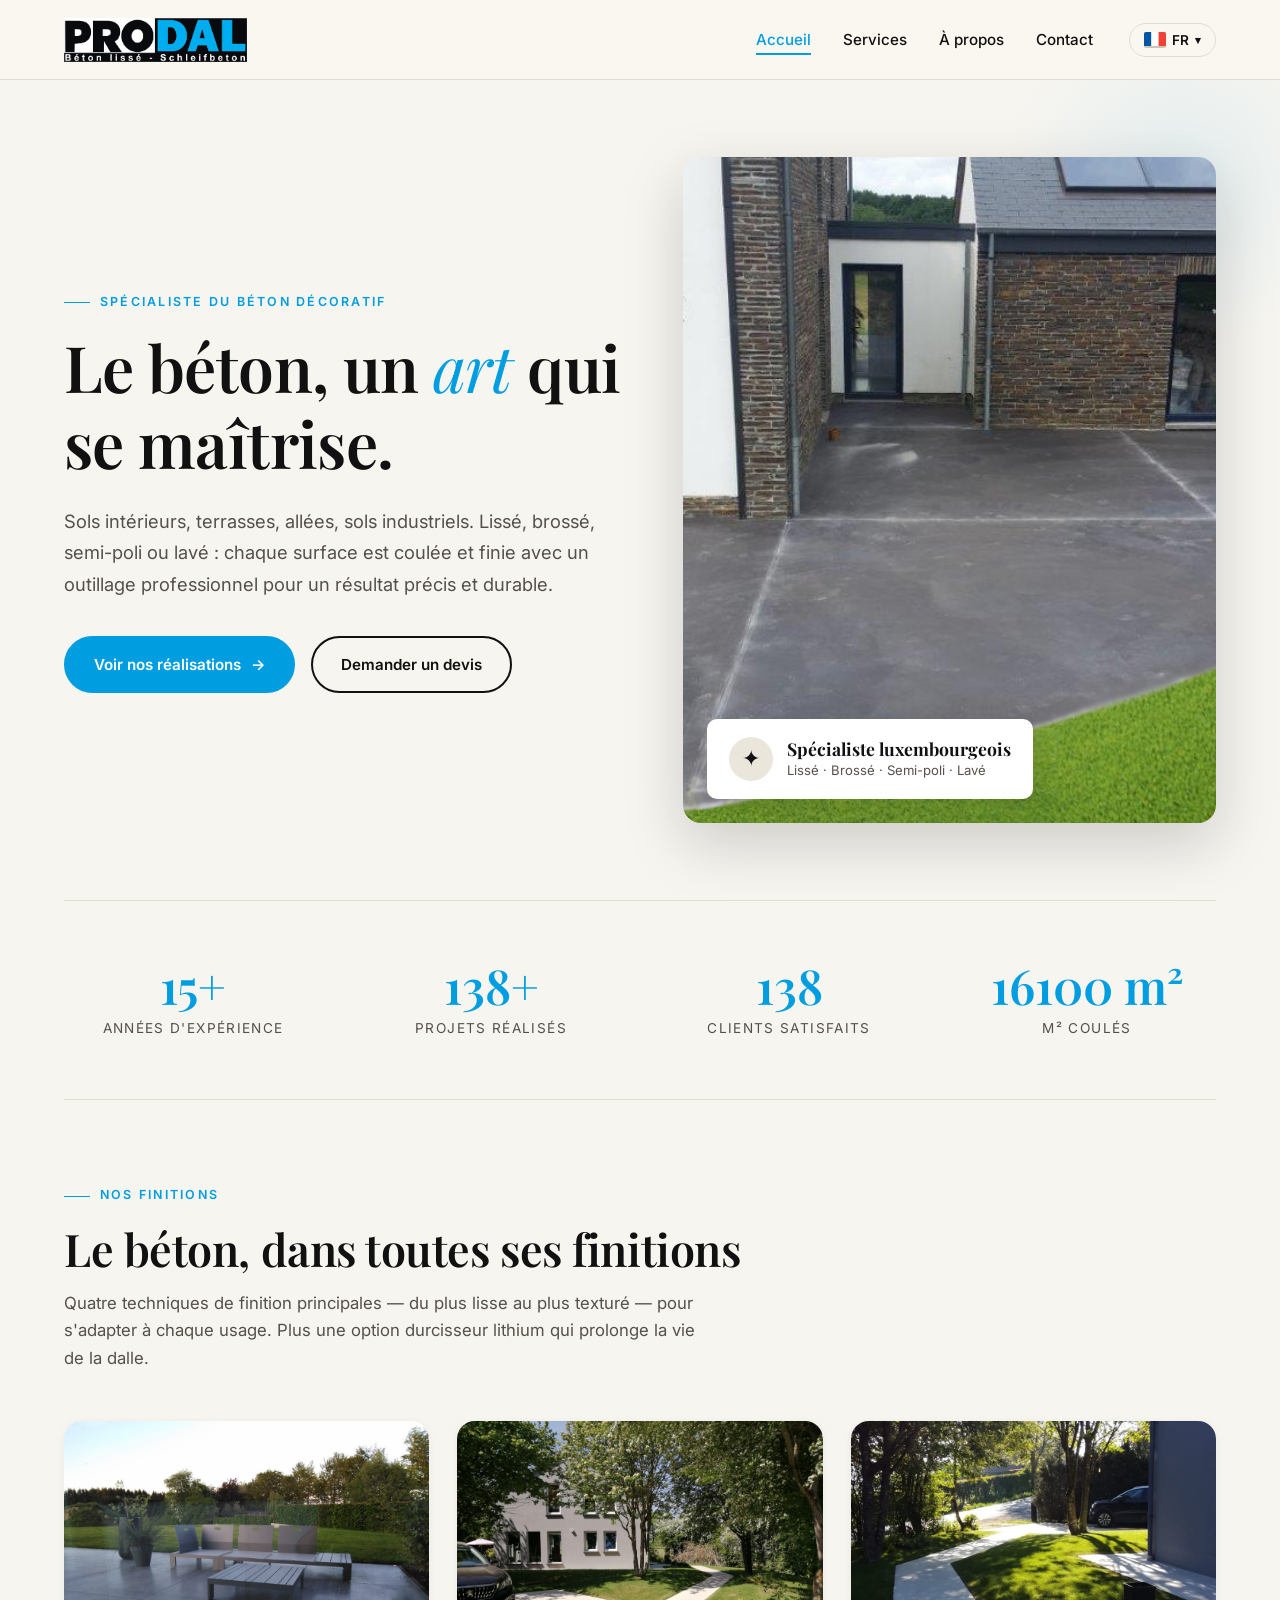
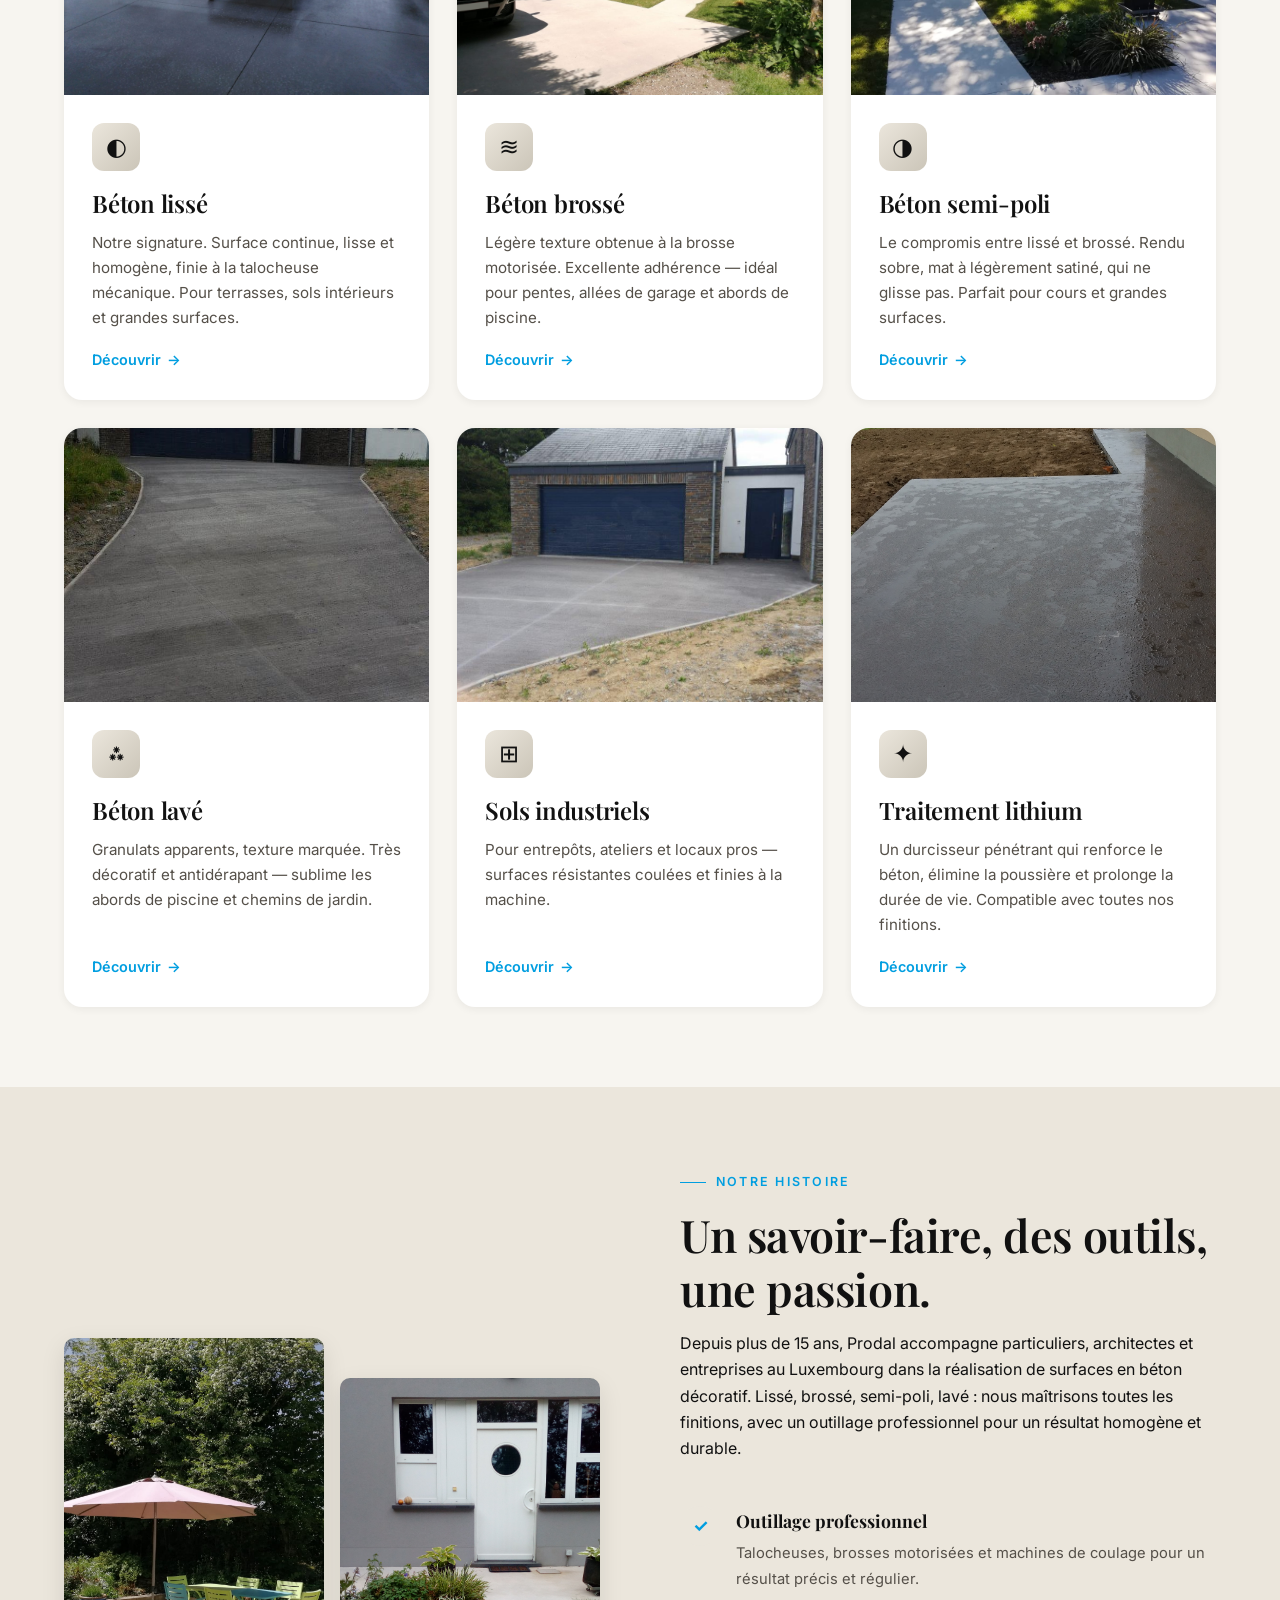
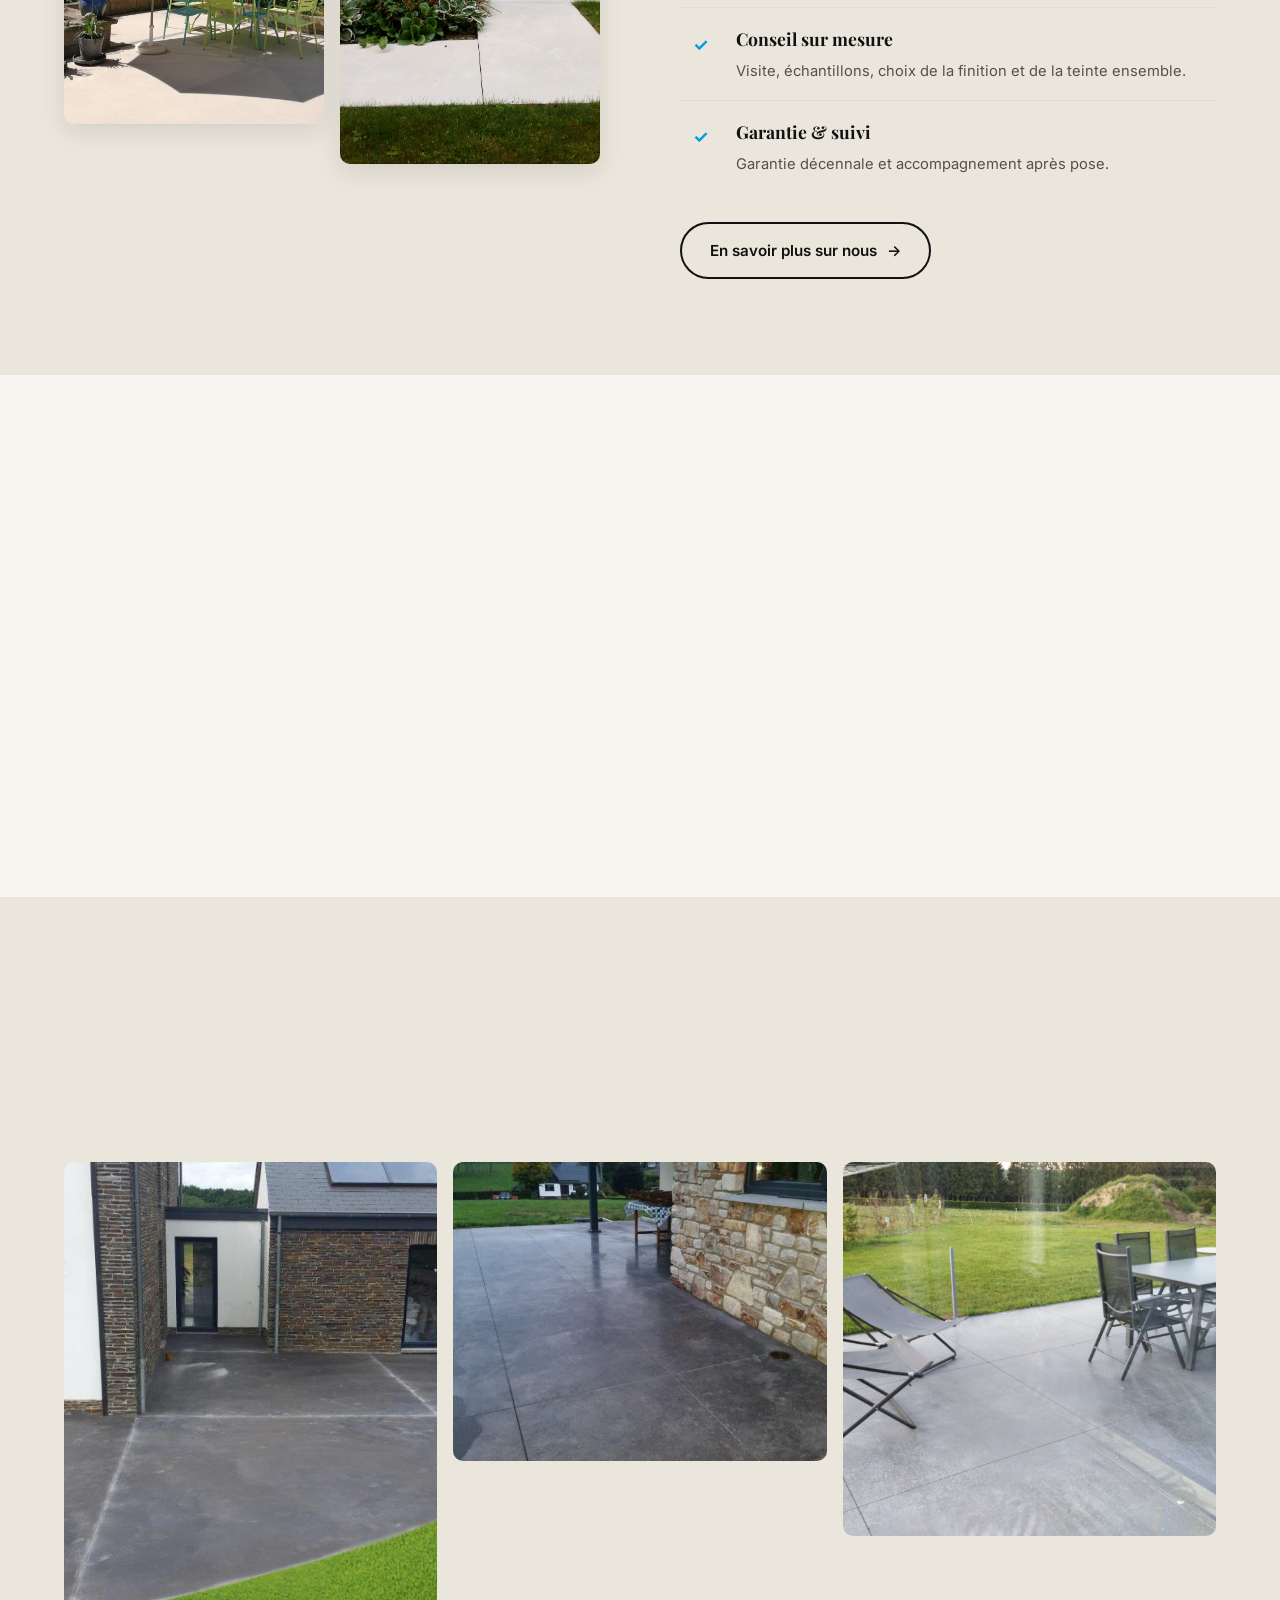
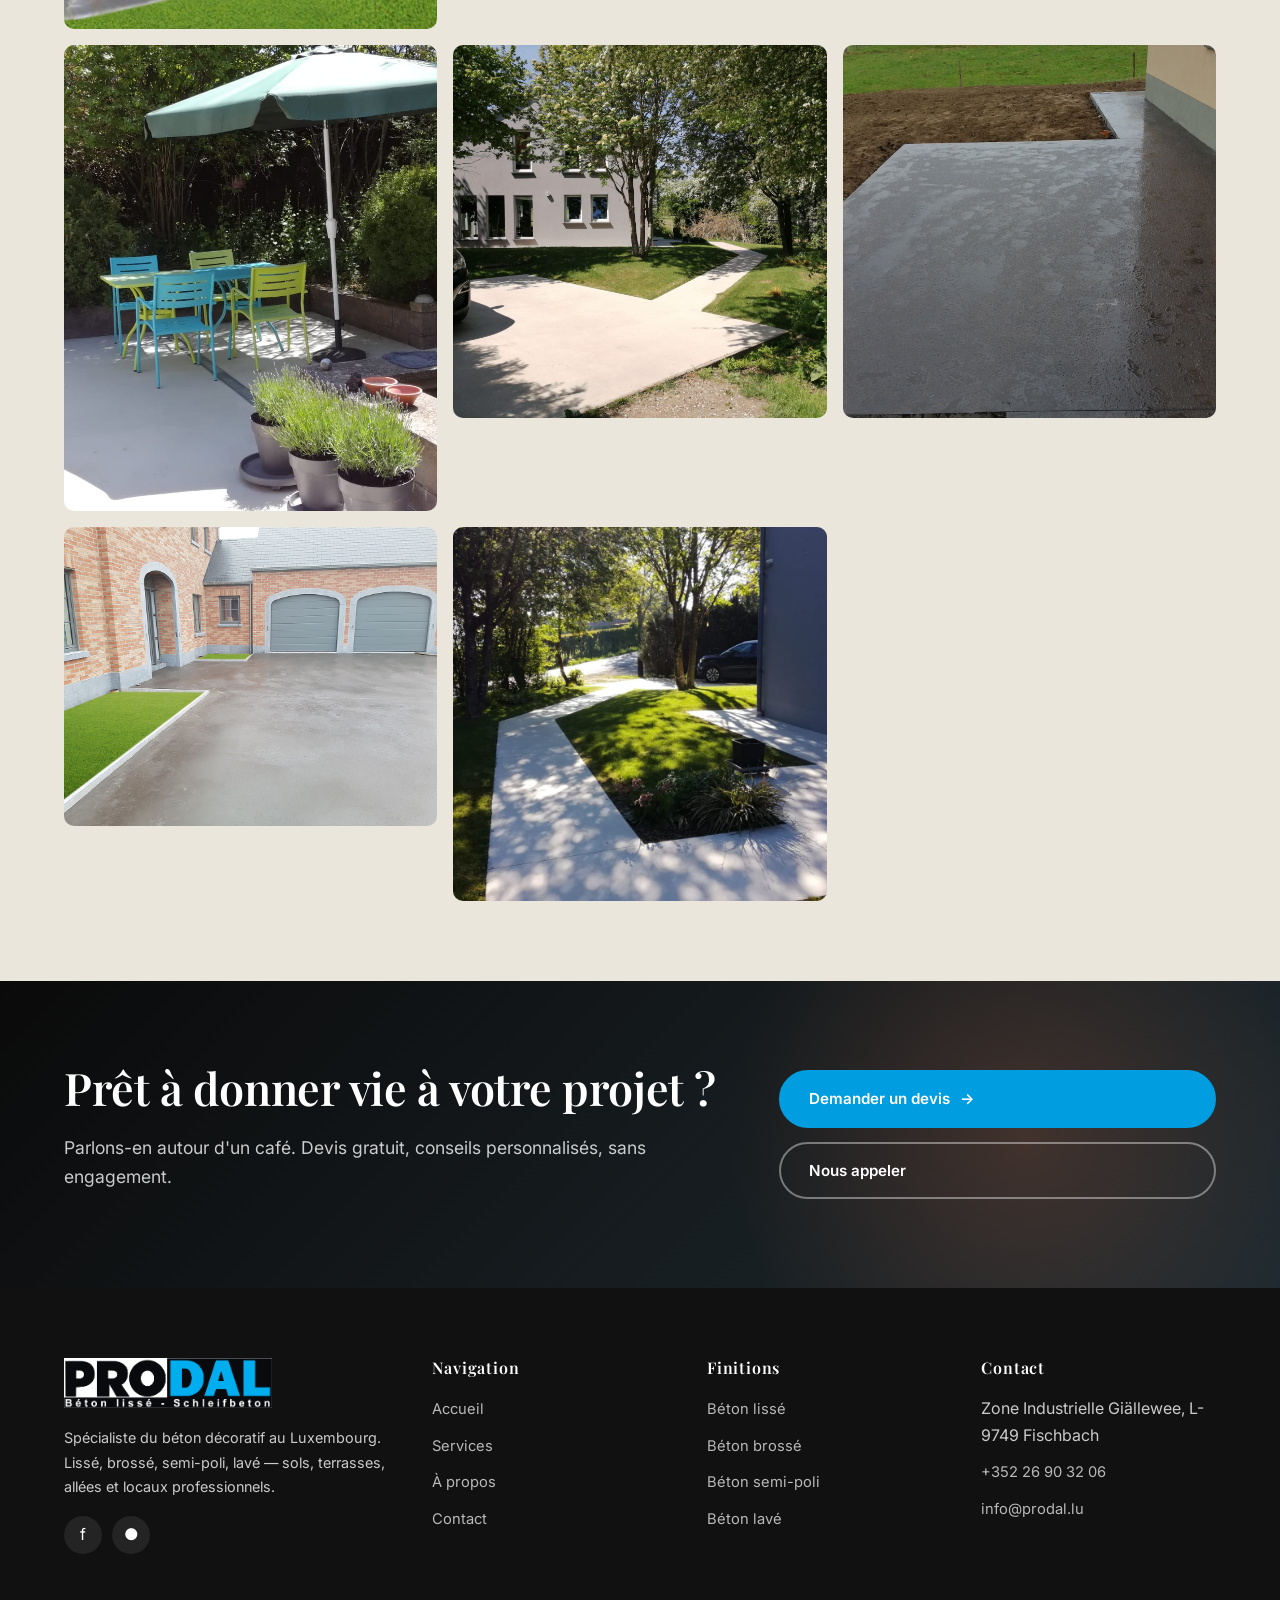
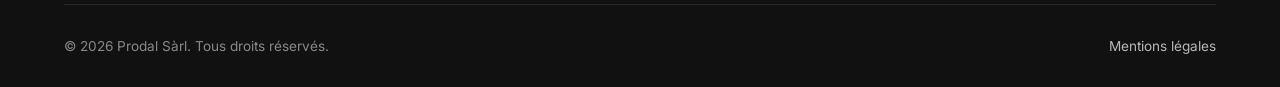
<file: index.html>
<!DOCTYPE html>
<html lang="fr">
<head>
  <meta charset="UTF-8" />
  <meta name="viewport" content="width=device-width, initial-scale=1.0" />
  <meta name="description" content="Prodal — Spécialiste du béton décoratif au Luxembourg. Béton lissé, brossé, semi-poli, lavé. Sols, terrasses, allées et locaux pros, finis à la machine." />
  <title data-i18n="nav.home">Accueil — Prodal</title>
  <link rel="preconnect" href="https://fonts.googleapis.com" />
  <link rel="preconnect" href="https://fonts.gstatic.com" crossorigin />
  <link href="https://fonts.googleapis.com/css2?family=Inter:wght@400;500;600;700&family=Playfair+Display:ital,wght@0,400..700;1,400..700&display=swap" rel="stylesheet" />
  <link rel="stylesheet" href="assets/css/style.css" />
</head>
<body>

  <!-- HEADER -->
  <header class="site-header">
    <div class="container">
      <a class="logo" href="index.html">
        <img src="assets/images/prodal-logo.gif" alt="Prodal — Béton lissé · Schleifbeton" />
      </a>
      <nav class="nav">
        <ul class="nav-list">
          <li><a href="index.html" data-i18n="nav.home">Accueil</a></li>
          <li><a href="services.html" data-i18n="nav.services">Services</a></li>
          <li><a href="apropos.html" data-i18n="nav.about">À propos</a></li>
          <li><a href="contact.html" data-i18n="nav.contact">Contact</a></li>
        </ul>
        <div class="lang-switcher"></div>
        <button class="menu-toggle" aria-label="Menu">
          <span></span><span></span><span></span>
        </button>
      </nav>
    </div>
  </header>

  <!-- HERO -->
  <section class="hero">
    <div class="container">
      <div class="hero-grid">
        <div class="hero-content fade-in">
          <span class="eyebrow" data-i18n="home.hero.eyebrow">Spécialiste du béton décoratif</span>
          <h1 class="hero-title" data-i18n="home.hero.title">Le béton, un <em>art</em> qui se maîtrise.</h1>
          <p class="hero-subtitle" data-i18n="home.hero.subtitle">Sols intérieurs, terrasses, allées, sols industriels. Lissé, brossé, semi-poli ou lavé : chaque surface est coulée et finie avec un outillage professionnel pour un résultat précis et durable.</p>
          <div class="hero-actions">
            <a href="services.html" class="btn btn-primary btn-arrow" data-i18n="home.hero.cta1">Voir nos réalisations</a>
            <a href="contact.html" class="btn btn-outline" data-i18n="home.hero.cta2">Demander un devis</a>
          </div>
        </div>
        <div class="hero-image fade-in">
          <img src="assets/images/1_5a856a8683cc2.jpg" alt="Terrasse en béton lissé anthracite" />
          <div class="hero-badge">
            <div class="hero-badge-icon">✦</div>
            <div class="hero-badge-text">
              <strong data-i18n="home.hero.badge_title">Spécialiste luxembourgeois</strong>
              <span data-i18n="home.hero.badge_text">Lissé · Brossé · Semi-poli · Lavé</span>
            </div>
          </div>
        </div>
      </div>
    </div>
  </section>

  <!-- STATS -->
  <section class="container">
    <div class="stats fade-in">
      <div class="stat-item">
        <div class="stat-number" data-target="15" data-suffix="+">15+</div>
        <div class="stat-label" data-i18n="common.years_experience">Années d'expérience</div>
      </div>
      <div class="stat-item">
        <div class="stat-number" data-target="350" data-suffix="+">350+</div>
        <div class="stat-label" data-i18n="common.projects_completed">Projets réalisés</div>
      </div>
      <div class="stat-item">
        <div class="stat-number" data-target="320">320</div>
        <div class="stat-label" data-i18n="common.satisfied_clients">Clients satisfaits</div>
      </div>
      <div class="stat-item">
        <div class="stat-number" data-target="42000" data-suffix=" m²">42000 m²</div>
        <div class="stat-label" data-i18n="common.m2_poured">m² coulés</div>
      </div>
    </div>
  </section>

  <!-- SERVICES -->
  <section class="section">
    <div class="container">
      <div class="fade-in">
        <span class="eyebrow" data-i18n="home.services.eyebrow">Nos finitions</span>
        <h2 class="section-title" data-i18n="home.services.title">Le béton, dans toutes ses finitions</h2>
        <p class="section-subtitle" data-i18n="home.services.subtitle">Quatre techniques de finition principales — du plus lisse au plus texturé — pour s'adapter à chaque usage. Plus une option durcisseur lithium qui prolonge la vie de la dalle.</p>
      </div>

      <div class="services-grid">
        <article class="service-card fade-in">
          <div class="service-card-image"><img src="assets/images/8d81deaf-b015-4fae-9faf-5992b9c35b30.jpg" alt="Béton lissé extérieur" /></div>
          <div class="service-card-body">
            <div class="service-icon">◐</div>
            <h3 data-i18n="home.services.s1.title">Béton lissé</h3>
            <p data-i18n="home.services.s1.text">Notre signature. Surface continue, lisse et homogène, finie à la talocheuse mécanique. Pour terrasses, sols intérieurs et grandes surfaces.</p>
            <a href="services.html#lisse" class="service-card-link" data-i18n="common.discover">Découvrir</a>
          </div>
        </article>

        <article class="service-card fade-in">
          <div class="service-card-image"><img src="assets/images/21d1578c-d2e9-417c-868d-cae3c4c67543_604638179e9ae.jpg" alt="Béton brossé sur allée" /></div>
          <div class="service-card-body">
            <div class="service-icon">≋</div>
            <h3 data-i18n="home.services.s2.title">Béton brossé</h3>
            <p data-i18n="home.services.s2.text">Légère texture obtenue à la brosse motorisée. Excellente adhérence — idéal pour pentes, allées de garage et abords de piscine.</p>
            <a href="services.html#brosse" class="service-card-link" data-i18n="common.discover">Découvrir</a>
          </div>
        </article>

        <article class="service-card fade-in">
          <div class="service-card-image"><img src="assets/images/20567950-c011-4b1d-b0ae-570219ba1e44.jpg" alt="Béton semi-poli" /></div>
          <div class="service-card-body">
            <div class="service-icon">◑</div>
            <h3 data-i18n="home.services.s3.title">Béton semi-poli</h3>
            <p data-i18n="home.services.s3.text">Le compromis entre lissé et brossé. Rendu sobre, mat à légèrement satiné, qui ne glisse pas. Parfait pour cours et grandes surfaces.</p>
            <a href="services.html#semi-poli" class="service-card-link" data-i18n="common.discover">Découvrir</a>
          </div>
        </article>

        <article class="service-card fade-in">
          <div class="service-card-image"><img src="assets/images/image-copy_2018-02-15-15-30-48.jpg" alt="Béton lavé texturé" /></div>
          <div class="service-card-body">
            <div class="service-icon">⁂</div>
            <h3 data-i18n="home.services.s4.title">Béton lavé</h3>
            <p data-i18n="home.services.s4.text">Granulats apparents, texture marquée. Très décoratif et antidérapant — sublime les abords de piscine et chemins de jardin.</p>
            <a href="services.html#lave" class="service-card-link" data-i18n="common.discover">Découvrir</a>
          </div>
        </article>

        <article class="service-card fade-in">
          <div class="service-card-image"><img src="assets/images/image-1-copy.jpg" alt="Sol industriel en béton" /></div>
          <div class="service-card-body">
            <div class="service-icon">⊞</div>
            <h3 data-i18n="home.services.s5.title">Sols industriels</h3>
            <p data-i18n="home.services.s5.text">Pour entrepôts, ateliers et locaux pros — surfaces résistantes coulées et finies à la machine.</p>
            <a href="services.html#industriels" class="service-card-link" data-i18n="common.discover">Découvrir</a>
          </div>
        </article>

        <article class="service-card fade-in">
          <div class="service-card-image"><img src="assets/images/terasse-6-copy_5a85a63f6188c.jpg" alt="Béton avec traitement lithium" /></div>
          <div class="service-card-body">
            <div class="service-icon">✦</div>
            <h3 data-i18n="home.services.s6.title">Traitement lithium</h3>
            <p data-i18n="home.services.s6.text">Un durcisseur pénétrant qui renforce le béton, élimine la poussière et prolonge la durée de vie. Compatible avec toutes nos finitions.</p>
            <a href="services.html#lithium" class="service-card-link" data-i18n="common.discover">Découvrir</a>
          </div>
        </article>
      </div>
    </div>
  </section>

  <!-- ABOUT -->
  <section class="section section-alt">
    <div class="container">
      <div class="about-grid">
        <div class="about-images fade-in">
          <img src="assets/images/a2b881c4-a3d4-4478-92cc-10102598dc2c.jpg" alt="Terrasse béton lissé clair" />
          <img src="assets/images/img_20200715_085714.jpg" alt="Allée d'entrée en béton lissé" />
        </div>
        <div class="fade-in">
          <span class="eyebrow" data-i18n="home.about.eyebrow">Notre histoire</span>
          <h2 class="section-title" data-i18n="home.about.title">Un savoir-faire, des outils, une passion.</h2>
          <p data-i18n="home.about.text">Depuis plus de 15 ans, Prodal accompagne particuliers, architectes et entreprises au Luxembourg dans la réalisation de surfaces en béton décoratif. Lissé, brossé, semi-poli, lavé : nous maîtrisons toutes les finitions, avec un outillage professionnel pour un résultat homogène et durable.</p>
          <ul class="feature-list">
            <li>
              <div class="feature-icon">✓</div>
              <div class="feature-text">
                <strong data-i18n="home.about.feat1.title">Outillage professionnel</strong>
                <span data-i18n="home.about.feat1.text">Talocheuses, brosses motorisées et machines de coulage pour un résultat précis et régulier.</span>
              </div>
            </li>
            <li>
              <div class="feature-icon">✓</div>
              <div class="feature-text">
                <strong data-i18n="home.about.feat2.title">Conseil sur mesure</strong>
                <span data-i18n="home.about.feat2.text">Visite, échantillons, choix des finitions ensemble.</span>
              </div>
            </li>
            <li>
              <div class="feature-icon">✓</div>
              <div class="feature-text">
                <strong data-i18n="home.about.feat3.title">Garantie & suivi</strong>
                <span data-i18n="home.about.feat3.text">Garantie décennale et accompagnement après pose.</span>
              </div>
            </li>
          </ul>
          <p style="margin-top: 30px;"><a href="apropos.html" class="btn btn-outline btn-arrow" data-i18n="home.about.cta">En savoir plus sur nous</a></p>
        </div>
      </div>
    </div>
  </section>

  <!-- PROCESS -->
  <section class="section">
    <div class="container">
      <div class="fade-in">
        <span class="eyebrow" data-i18n="home.process.eyebrow">Notre méthode</span>
        <h2 class="section-title" data-i18n="home.process.title">Quatre étapes, un résultat impeccable</h2>
      </div>
      <div class="process">
        <div class="process-step fade-in">
          <div class="process-step-number">01</div>
          <h4 data-i18n="home.process.s1.title">Visite & écoute</h4>
          <p data-i18n="home.process.s1.text">Nous venons sur place comprendre le projet, le support et vos envies.</p>
        </div>
        <div class="process-step fade-in">
          <div class="process-step-number">02</div>
          <h4 data-i18n="home.process.s2.title">Devis & échantillons</h4>
          <p data-i18n="home.process.s2.text">Vous recevez un devis détaillé et choisissez teintes et finitions.</p>
        </div>
        <div class="process-step fade-in">
          <div class="process-step-number">03</div>
          <h4 data-i18n="home.process.s3.title">Préparation du support</h4>
          <p data-i18n="home.process.s3.text">Une étape essentielle : ragréage, primaire, propreté absolue.</p>
        </div>
        <div class="process-step fade-in">
          <div class="process-step-number">04</div>
          <h4 data-i18n="home.process.s4.title">Coulage & finition</h4>
          <p data-i18n="home.process.s4.text">Coulage mécanisé, finition à la talocheuse ou à la brosse selon le type choisi.</p>
        </div>
      </div>
    </div>
  </section>

  <!-- GALLERY -->
  <section class="section section-alt">
    <div class="container">
      <div class="fade-in">
        <span class="eyebrow" data-i18n="home.gallery.eyebrow">Galerie</span>
        <h2 class="section-title" data-i18n="home.gallery.title">Quelques-unes de nos réalisations</h2>
        <p class="section-subtitle" data-i18n="home.gallery.subtitle">Chaque projet est unique. Chaque surface est signée Prodal.</p>
      </div>

      <div class="gallery-grid">
        <div class="gallery-item fade-in"><img src="assets/images/1_5a856a8683cc2.jpg" alt="Terrasse anthracite" loading="lazy"/></div>
        <div class="gallery-item fade-in"><img src="assets/images/terrasse-5-copy.jpg" alt="Terrasse en béton lissé" loading="lazy"/></div>
        <div class="gallery-item fade-in"><img src="assets/images/778630c7-e1d0-4ad9-b04b-9bebaec1ff57.jpg" alt="Terrasse extérieure" loading="lazy"/></div>
        <div class="gallery-item fade-in"><img src="assets/images/d9247e9a-b5b7-4b5e-89f9-5bbc194b97df.jpg" alt="Terrasse au bord d'un bassin" loading="lazy"/></div>
        <div class="gallery-item fade-in"><img src="assets/images/21d1578c-d2e9-417c-868d-cae3c4c67543_604638179e9ae.jpg" alt="Allée d'entrée" loading="lazy"/></div>
        <div class="gallery-item fade-in"><img src="assets/images/terasse-6-copy_5a85a63f6188c.jpg" alt="Béton lissé brillant" loading="lazy"/></div>
        <div class="gallery-item fade-in"><img src="assets/images/20170405_090423-copy.jpg" alt="Cour devant garage" loading="lazy"/></div>
        <div class="gallery-item fade-in"><img src="assets/images/20567950-c011-4b1d-b0ae-570219ba1e44.jpg" alt="Cheminement en béton" loading="lazy"/></div>
      </div>
    </div>
  </section>

  <!-- CTA BANNER -->
  <section class="cta-banner">
    <div class="container">
      <div class="cta-content">
        <div class="fade-in">
          <h2 data-i18n="home.cta.title">Prêt à donner vie à votre projet ?</h2>
          <p data-i18n="home.cta.text">Parlons-en autour d'un café. Devis gratuit, conseils personnalisés, sans engagement.</p>
        </div>
        <div class="cta-actions fade-in">
          <a href="contact.html" class="btn btn-primary btn-arrow" data-i18n="home.cta.btn1">Demander un devis</a>
          <a href="tel:+352269032 06" class="btn btn-outline" data-i18n="home.cta.btn2">Nous appeler</a>
        </div>
      </div>
    </div>
  </section>

  <!-- FOOTER -->
  <footer class="site-footer">
    <div class="container">
      <div class="footer-grid">
        <div class="footer-col">
          <div class="footer-logo"><img src="assets/images/prodal-logo.gif" alt="Prodal" /></div>
          <p data-i18n="footer.tagline">Spécialiste du béton décoratif au Luxembourg. Lissé, brossé, semi-poli, lavé — sols, terrasses, allées et locaux professionnels.</p>
          <div class="social-links">
            <a href="#" aria-label="Facebook">f</a>
            <a href="#" aria-label="Instagram">●</a>
          </div>
        </div>
        <div class="footer-col">
          <h4 data-i18n="footer.nav_title">Navigation</h4>
          <ul>
            <li><a href="index.html" data-i18n="nav.home">Accueil</a></li>
            <li><a href="services.html" data-i18n="nav.services">Services</a></li>
            <li><a href="apropos.html" data-i18n="nav.about">À propos</a></li>
            <li><a href="contact.html" data-i18n="nav.contact">Contact</a></li>
          </ul>
        </div>
        <div class="footer-col">
          <h4 data-i18n="footer.services_title">Finitions</h4>
          <ul>
            <li><a href="services.html#lisse" data-i18n="home.services.s1.title">Béton lissé</a></li>
            <li><a href="services.html#brosse" data-i18n="home.services.s2.title">Béton brossé</a></li>
            <li><a href="services.html#semi-poli" data-i18n="home.services.s3.title">Béton semi-poli</a></li>
            <li><a href="services.html#lave" data-i18n="home.services.s4.title">Béton lavé</a></li>
          </ul>
        </div>
        <div class="footer-col">
          <h4 data-i18n="footer.contact_title">Contact</h4>
          <ul>
            <li><span data-i18n="contact.info.address">Zone Industrielle Giällewee, L-9749 Fischbach</span></li>
            <li><a href="tel:+352269032 06">+352 26 90 32 06</a></li>
            <li><a href="mailto:info@prodal.lu">info@prodal.lu</a></li>
          </ul>
        </div>
      </div>
      <div class="footer-bottom">
        <span data-i18n="footer.copyright">© 2026 Prodal Sàrl. Tous droits réservés.</span>
        <a href="#" data-i18n="footer.legal">Mentions légales</a>
      </div>
    </div>
  </footer>

  <script src="assets/js/translations.js"></script>
  <script src="assets/js/main.js"></script>
</body>
</html>
</file>
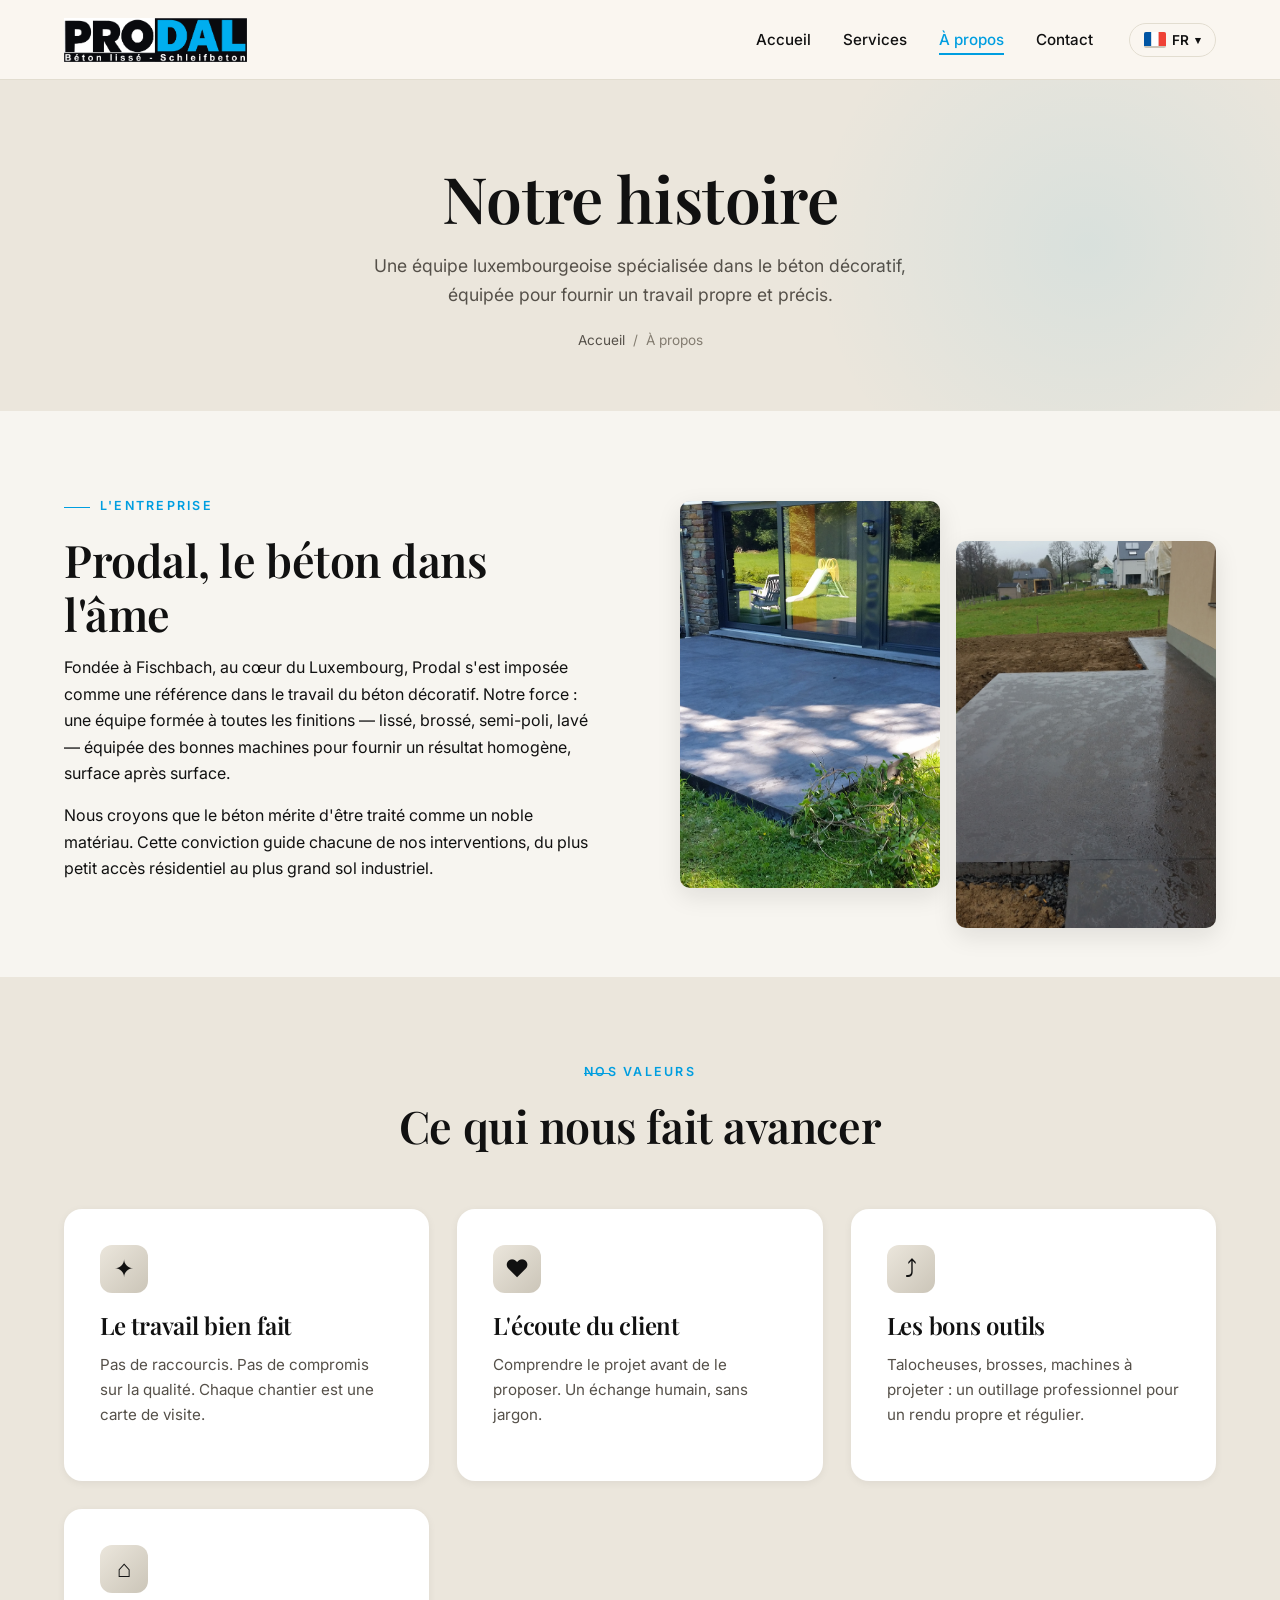
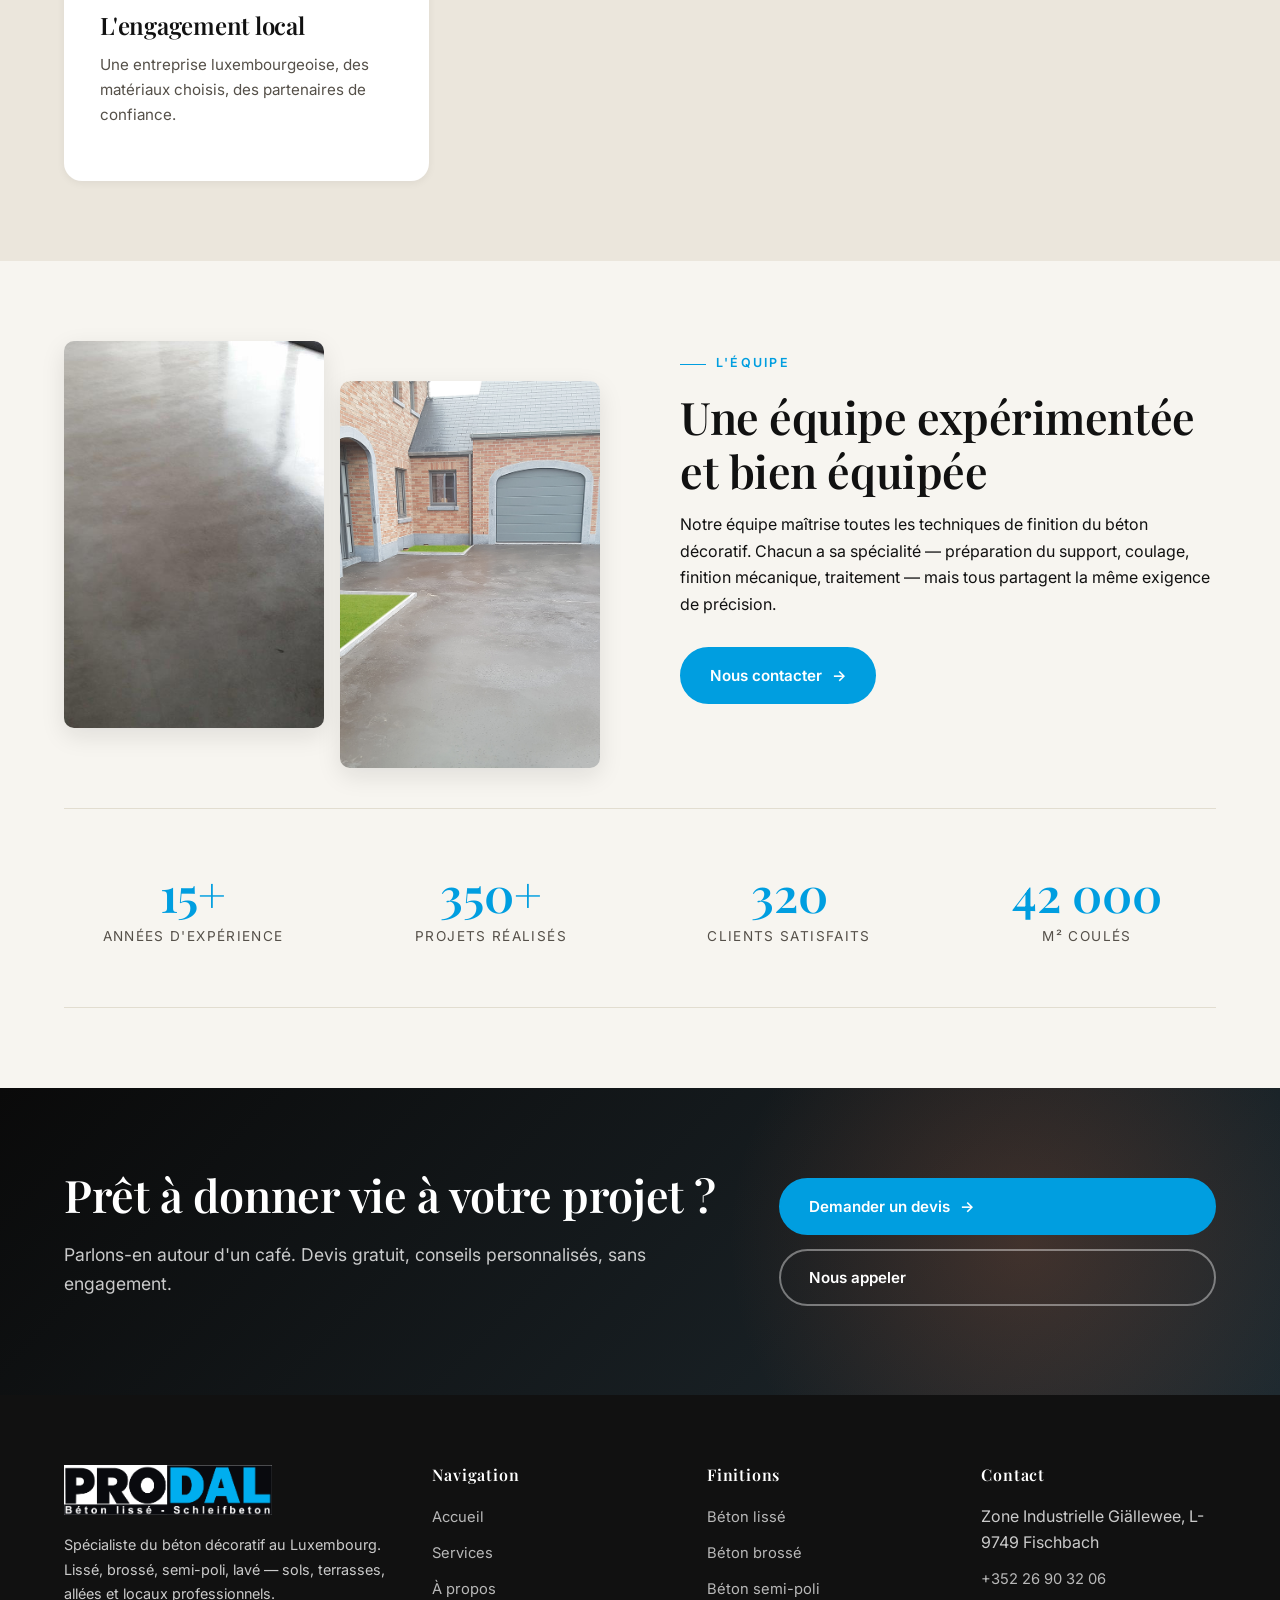
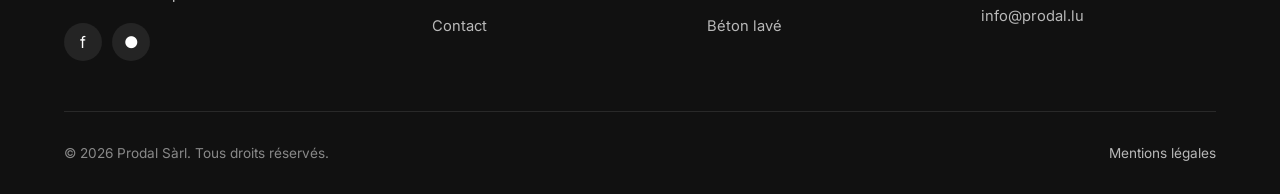
<file: apropos.html>
<!DOCTYPE html>
<html lang="fr">
<head>
  <meta charset="UTF-8" />
  <meta name="viewport" content="width=device-width, initial-scale=1.0" />
  <meta name="description" content="L'histoire de Prodal — une entreprise luxembourgeoise spécialisée dans le béton lissé." />
  <title data-i18n="about.header.title">À propos — Prodal</title>
  <link rel="preconnect" href="https://fonts.googleapis.com" />
  <link rel="preconnect" href="https://fonts.gstatic.com" crossorigin />
  <link href="https://fonts.googleapis.com/css2?family=Inter:wght@400;500;600;700&family=Playfair+Display:ital,wght@0,400..700;1,400..700&display=swap" rel="stylesheet" />
  <link rel="stylesheet" href="assets/css/style.css" />
</head>
<body>

  <!-- HEADER -->
  <header class="site-header">
    <div class="container">
      <a class="logo" href="index.html">
        <img src="assets/images/prodal-logo.gif" alt="Prodal — Béton lissé · Schleifbeton" />
      </a>
      <nav class="nav">
        <ul class="nav-list">
          <li><a href="index.html" data-i18n="nav.home">Accueil</a></li>
          <li><a href="services.html" data-i18n="nav.services">Services</a></li>
          <li><a href="apropos.html" data-i18n="nav.about">À propos</a></li>
          <li><a href="contact.html" data-i18n="nav.contact">Contact</a></li>
        </ul>
        <div class="lang-switcher"></div>
        <button class="menu-toggle" aria-label="Menu">
          <span></span><span></span><span></span>
        </button>
      </nav>
    </div>
  </header>

  <!-- PAGE HEADER -->
  <section class="page-header">
    <div class="container">
      <h1 data-i18n="about.header.title">Notre histoire</h1>
      <p data-i18n="about.header.text">Une équipe luxembourgeoise spécialisée dans le béton décoratif, équipée pour fournir un travail propre et précis.</p>
      <div class="breadcrumb">
        <a href="index.html" data-i18n="nav.home">Accueil</a>
        <span>/</span>
        <span data-i18n="nav.about">À propos</span>
      </div>
    </div>
  </section>

  <!-- INTRO -->
  <section class="section">
    <div class="container">
      <div class="about-grid">
        <div class="fade-in">
          <span class="eyebrow" data-i18n="about.intro.eyebrow">L'entreprise</span>
          <h2 class="section-title" data-i18n="about.intro.title">Prodal, le béton dans l'âme</h2>
          <p data-i18n="about.intro.p1">Fondée à Fischbach, au cœur du Luxembourg, Prodal s'est imposée comme une référence dans le travail du béton décoratif. Notre force : une équipe formée à toutes les finitions — lissé, brossé, semi-poli, lavé — équipée des bonnes machines pour fournir un résultat homogène, surface après surface.</p>
          <p data-i18n="about.intro.p2">Nous croyons que le béton mérite d'être traité comme un noble matériau. Cette conviction guide chacune de nos interventions, du plus petit accès résidentiel au plus grand sol industriel.</p>
        </div>
        <div class="about-images fade-in">
          <img src="assets/images/terrasse-2-copy_5a85a67349cee.jpg" alt="Terrasse en béton lissé" />
          <img src="assets/images/terasse-6-copy_5a85a63f6188c.jpg" alt="Béton lissé fraîchement coulé" />
        </div>
      </div>
    </div>
  </section>

  <!-- VALUES -->
  <section class="section section-alt">
    <div class="container">
      <div class="fade-in" style="text-align: center; margin-bottom: 56px;">
        <span class="eyebrow" style="display: inline-block; padding-left: 0;" data-i18n="about.values.eyebrow">Nos valeurs</span>
        <h2 class="section-title" data-i18n="about.values.title">Ce qui nous fait avancer</h2>
      </div>

      <div class="services-grid">
        <article class="service-card fade-in">
          <div class="service-card-body" style="padding: 36px;">
            <div class="service-icon">✦</div>
            <h3 data-i18n="about.values.v1.title">Le travail bien fait</h3>
            <p data-i18n="about.values.v1.text">Pas de raccourcis. Pas de compromis sur la qualité. Chaque chantier est une carte de visite.</p>
          </div>
        </article>
        <article class="service-card fade-in">
          <div class="service-card-body" style="padding: 36px;">
            <div class="service-icon">♥</div>
            <h3 data-i18n="about.values.v2.title">L'écoute du client</h3>
            <p data-i18n="about.values.v2.text">Comprendre le projet avant de le proposer. Un échange humain, sans jargon.</p>
          </div>
        </article>
        <article class="service-card fade-in">
          <div class="service-card-body" style="padding: 36px;">
            <div class="service-icon">⤴</div>
            <h3 data-i18n="about.values.v3.title">Les bons outils</h3>
            <p data-i18n="about.values.v3.text">Talocheuses, brosses, machines à projeter : un outillage professionnel pour un rendu propre et régulier.</p>
          </div>
        </article>
        <article class="service-card fade-in">
          <div class="service-card-body" style="padding: 36px;">
            <div class="service-icon">⌂</div>
            <h3 data-i18n="about.values.v4.title">L'engagement local</h3>
            <p data-i18n="about.values.v4.text">Une entreprise luxembourgeoise, des matériaux choisis, des partenaires de confiance.</p>
          </div>
        </article>
      </div>
    </div>
  </section>

  <!-- TEAM -->
  <section class="section">
    <div class="container">
      <div class="about-grid">
        <div class="about-images fade-in">
          <img src="assets/images/20160114_130905-copy.jpg" alt="Lissage du béton" />
          <img src="assets/images/20170405_090423-copy.jpg" alt="Cour en béton fraîchement coulée" />
        </div>
        <div class="fade-in">
          <span class="eyebrow" data-i18n="about.team.eyebrow">L'équipe</span>
          <h2 class="section-title" data-i18n="about.team.title">Une équipe expérimentée et bien équipée</h2>
          <p data-i18n="about.team.text">Notre équipe maîtrise toutes les techniques de finition du béton décoratif. Chacun a sa spécialité — préparation du support, coulage, finition mécanique, traitement — mais tous partagent la même exigence de précision.</p>
          <p style="margin-top: 30px;"><a href="contact.html" class="btn btn-primary btn-arrow" data-i18n="common.contact_us">Nous contacter</a></p>
        </div>
      </div>
    </div>
  </section>

  <!-- STATS -->
  <section class="container">
    <div class="stats fade-in">
      <div class="stat-item">
        <div class="stat-number">15+</div>
        <div class="stat-label" data-i18n="common.years_experience">Années d'expérience</div>
      </div>
      <div class="stat-item">
        <div class="stat-number">350+</div>
        <div class="stat-label" data-i18n="common.projects_completed">Projets réalisés</div>
      </div>
      <div class="stat-item">
        <div class="stat-number">320</div>
        <div class="stat-label" data-i18n="common.satisfied_clients">Clients satisfaits</div>
      </div>
      <div class="stat-item">
        <div class="stat-number">42 000</div>
        <div class="stat-label" data-i18n="common.m2_poured">m² coulés</div>
      </div>
    </div>
  </section>

  <!-- CTA BANNER -->
  <section class="cta-banner" style="margin-top: 80px;">
    <div class="container">
      <div class="cta-content">
        <div class="fade-in">
          <h2 data-i18n="home.cta.title">Prêt à donner vie à votre projet ?</h2>
          <p data-i18n="home.cta.text">Parlons-en autour d'un café. Devis gratuit, sans engagement.</p>
        </div>
        <div class="cta-actions fade-in">
          <a href="contact.html" class="btn btn-primary btn-arrow" data-i18n="home.cta.btn1">Demander un devis</a>
          <a href="tel:+352269032 06" class="btn btn-outline" data-i18n="home.cta.btn2">Nous appeler</a>
        </div>
      </div>
    </div>
  </section>

  <!-- FOOTER -->
  <footer class="site-footer">
    <div class="container">
      <div class="footer-grid">
        <div class="footer-col">
          <div class="footer-logo"><img src="assets/images/prodal-logo.gif" alt="Prodal" /></div>
          <p data-i18n="footer.tagline">Spécialiste du béton lissé au Luxembourg.</p>
          <div class="social-links">
            <a href="#" aria-label="Facebook">f</a>
            <a href="#" aria-label="Instagram">●</a>
          </div>
        </div>
        <div class="footer-col">
          <h4 data-i18n="footer.nav_title">Navigation</h4>
          <ul>
            <li><a href="index.html" data-i18n="nav.home">Accueil</a></li>
            <li><a href="services.html" data-i18n="nav.services">Services</a></li>
            <li><a href="apropos.html" data-i18n="nav.about">À propos</a></li>
            <li><a href="contact.html" data-i18n="nav.contact">Contact</a></li>
          </ul>
        </div>
        <div class="footer-col">
          <h4 data-i18n="footer.services_title">Finitions</h4>
          <ul>
            <li><a href="services.html#lisse" data-i18n="home.services.s1.title">Béton lissé</a></li>
            <li><a href="services.html#brosse" data-i18n="home.services.s2.title">Béton brossé</a></li>
            <li><a href="services.html#semi-poli" data-i18n="home.services.s3.title">Béton semi-poli</a></li>
            <li><a href="services.html#lave" data-i18n="home.services.s4.title">Béton lavé</a></li>
          </ul>
        </div>
        <div class="footer-col">
          <h4 data-i18n="footer.contact_title">Contact</h4>
          <ul>
            <li><span data-i18n="contact.info.address">Zone Industrielle Giällewee, L-9749 Fischbach</span></li>
            <li><a href="tel:+352269032 06">+352 26 90 32 06</a></li>
            <li><a href="mailto:info@prodal.lu">info@prodal.lu</a></li>
          </ul>
        </div>
      </div>
      <div class="footer-bottom">
        <span data-i18n="footer.copyright">© 2026 Prodal Sàrl. Tous droits réservés.</span>
        <a href="#" data-i18n="footer.legal">Mentions légales</a>
      </div>
    </div>
  </footer>

  <script src="assets/js/translations.js"></script>
  <script src="assets/js/main.js"></script>
</body>
</html>
</file>
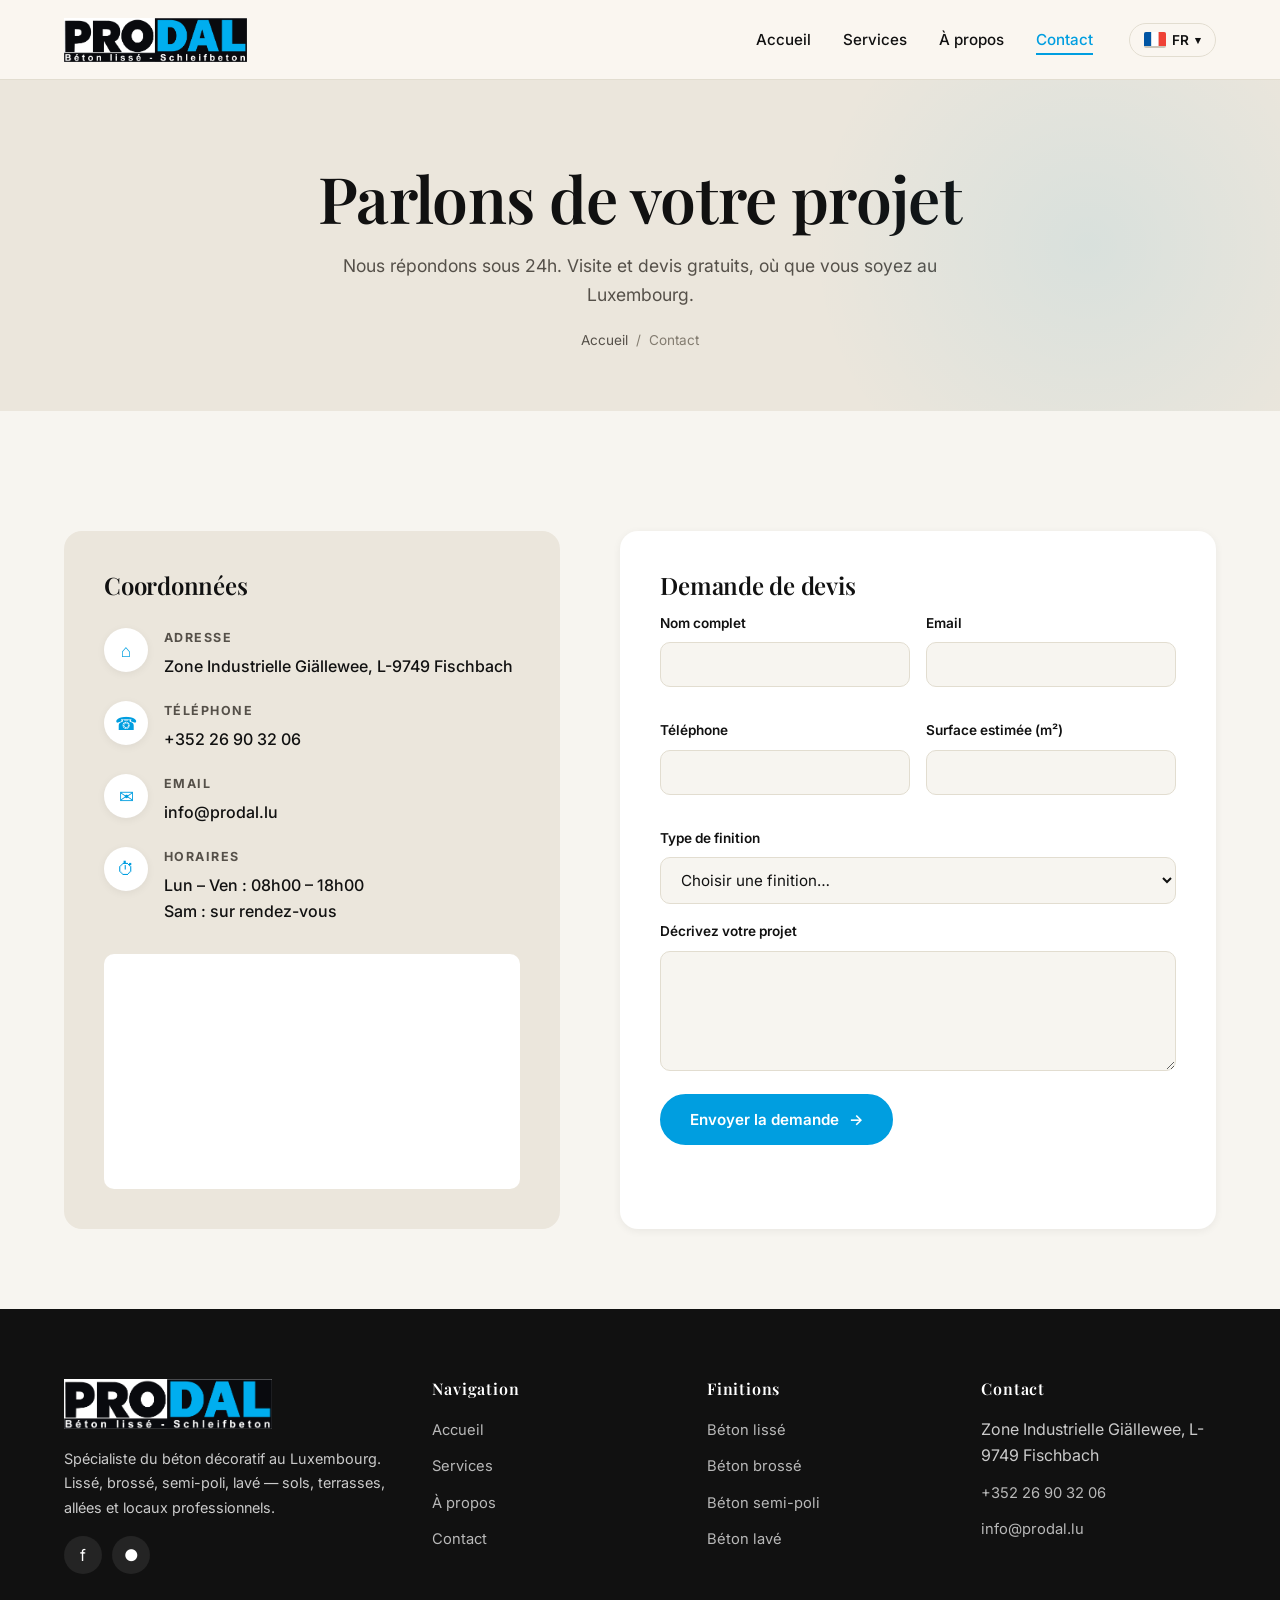
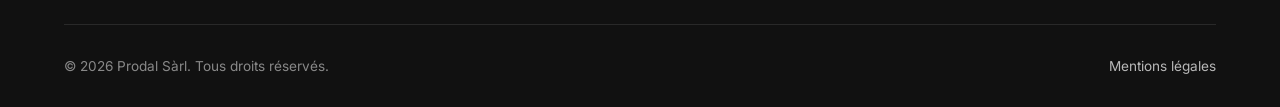
<file: contact.html>
<!DOCTYPE html>
<html lang="fr">
<head>
  <meta charset="UTF-8" />
  <meta name="viewport" content="width=device-width, initial-scale=1.0" />
  <meta name="description" content="Contactez Prodal pour votre projet en béton lissé au Luxembourg. Devis gratuit." />
  <title data-i18n="contact.header.title">Contact — Prodal</title>
  <link rel="preconnect" href="https://fonts.googleapis.com" />
  <link rel="preconnect" href="https://fonts.gstatic.com" crossorigin />
  <link href="https://fonts.googleapis.com/css2?family=Inter:wght@400;500;600;700&family=Playfair+Display:ital,wght@0,400..700;1,400..700&display=swap" rel="stylesheet" />
  <link rel="stylesheet" href="assets/css/style.css" />
</head>
<body>

  <!-- HEADER -->
  <header class="site-header">
    <div class="container">
      <a class="logo" href="index.html">
        <img src="assets/images/prodal-logo.gif" alt="Prodal — Béton lissé · Schleifbeton" />
      </a>
      <nav class="nav">
        <ul class="nav-list">
          <li><a href="index.html" data-i18n="nav.home">Accueil</a></li>
          <li><a href="services.html" data-i18n="nav.services">Services</a></li>
          <li><a href="apropos.html" data-i18n="nav.about">À propos</a></li>
          <li><a href="contact.html" data-i18n="nav.contact">Contact</a></li>
        </ul>
        <div class="lang-switcher"></div>
        <button class="menu-toggle" aria-label="Menu">
          <span></span><span></span><span></span>
        </button>
      </nav>
    </div>
  </header>

  <!-- PAGE HEADER -->
  <section class="page-header">
    <div class="container">
      <h1 data-i18n="contact.header.title">Parlons de votre projet</h1>
      <p data-i18n="contact.header.text">Nous répondons sous 24h. Visite et devis gratuits, où que vous soyez au Luxembourg.</p>
      <div class="breadcrumb">
        <a href="index.html" data-i18n="nav.home">Accueil</a>
        <span>/</span>
        <span data-i18n="nav.contact">Contact</span>
      </div>
    </div>
  </section>

  <!-- CONTACT -->
  <section class="section">
    <div class="container">
      <div class="contact-grid">
        <div class="contact-info fade-in">
          <h3 data-i18n="contact.info.title">Coordonnées</h3>

          <div class="contact-row">
            <div class="contact-icon">⌂</div>
            <div>
              <strong data-i18n="contact.info.address_label">Adresse</strong>
              <span data-i18n="contact.info.address">Zone Industrielle Giällewee, L-9749 Fischbach</span>
            </div>
          </div>

          <div class="contact-row">
            <div class="contact-icon">☎</div>
            <div>
              <strong data-i18n="contact.info.phone_label">Téléphone</strong>
              <a href="tel:+352269032 06">+352 26 90 32 06</a>
            </div>
          </div>

          <div class="contact-row">
            <div class="contact-icon">✉</div>
            <div>
              <strong data-i18n="contact.info.email_label">Email</strong>
              <a href="mailto:info@prodal.lu">info@prodal.lu</a>
            </div>
          </div>

          <div class="contact-row">
            <div class="contact-icon">⏱</div>
            <div>
              <strong data-i18n="contact.info.hours_label">Horaires</strong>
              <span data-i18n="contact.info.hours" style="white-space: pre-line;">Lun – Ven : 08h00 – 18h00
Sam : sur rendez-vous</span>
            </div>
          </div>

          <!-- Map placeholder -->
          <div style="margin-top: 30px; border-radius: var(--radius-md); overflow: hidden; aspect-ratio: 16/9; background: var(--white);">
            <iframe
              src="https://www.openstreetmap.org/export/embed.html?bbox=6.005%2C49.910%2C6.045%2C49.940&amp;layer=mapnik&amp;marker=49.925%2C6.025"
              style="border: 0; width: 100%; height: 100%;"
              loading="lazy"
              referrerpolicy="no-referrer-when-downgrade"
              title="Carte Prodal Fischbach">
            </iframe>
          </div>
        </div>

        <div class="contact-form fade-in">
          <h3 data-i18n="contact.form.title">Demande de devis</h3>
          <form>
            <div class="form-success" data-i18n="contact.form.success">Merci ! Nous revenons vers vous sous 24h.</div>

            <div class="form-row">
              <div class="form-group">
                <label data-i18n="contact.form.name">Nom complet</label>
                <input type="text" required />
              </div>
              <div class="form-group">
                <label data-i18n="contact.form.email">Email</label>
                <input type="email" required />
              </div>
            </div>

            <div class="form-row">
              <div class="form-group">
                <label data-i18n="contact.form.phone">Téléphone</label>
                <input type="tel" />
              </div>
              <div class="form-group">
                <label data-i18n="contact.form.surface">Surface estimée (m²)</label>
                <input type="number" />
              </div>
            </div>

            <div class="form-group">
              <label data-i18n="contact.form.service">Type de finition</label>
              <select>
                <option data-i18n="contact.form.service.placeholder">Choisir une finition…</option>
                <option data-i18n="home.services.s1.title">Béton lissé</option>
                <option data-i18n="home.services.s2.title">Béton brossé</option>
                <option data-i18n="home.services.s3.title">Béton semi-poli</option>
                <option data-i18n="home.services.s4.title">Béton lavé</option>
                <option data-i18n="home.services.s5.title">Sols industriels</option>
                <option data-i18n="home.services.s6.title">Traitement lithium</option>
              </select>
            </div>

            <div class="form-group">
              <label data-i18n="contact.form.message">Décrivez votre projet</label>
              <textarea></textarea>
            </div>

            <button type="submit" class="btn btn-primary btn-arrow" data-i18n="contact.form.submit">Envoyer la demande</button>
          </form>
        </div>
      </div>
    </div>
  </section>

  <!-- FOOTER -->
  <footer class="site-footer">
    <div class="container">
      <div class="footer-grid">
        <div class="footer-col">
          <div class="footer-logo"><img src="assets/images/prodal-logo.gif" alt="Prodal" /></div>
          <p data-i18n="footer.tagline">Spécialiste du béton lissé au Luxembourg.</p>
          <div class="social-links">
            <a href="#" aria-label="Facebook">f</a>
            <a href="#" aria-label="Instagram">●</a>
          </div>
        </div>
        <div class="footer-col">
          <h4 data-i18n="footer.nav_title">Navigation</h4>
          <ul>
            <li><a href="index.html" data-i18n="nav.home">Accueil</a></li>
            <li><a href="services.html" data-i18n="nav.services">Services</a></li>
            <li><a href="apropos.html" data-i18n="nav.about">À propos</a></li>
            <li><a href="contact.html" data-i18n="nav.contact">Contact</a></li>
          </ul>
        </div>
        <div class="footer-col">
          <h4 data-i18n="footer.services_title">Finitions</h4>
          <ul>
            <li><a href="services.html#lisse" data-i18n="home.services.s1.title">Béton lissé</a></li>
            <li><a href="services.html#brosse" data-i18n="home.services.s2.title">Béton brossé</a></li>
            <li><a href="services.html#semi-poli" data-i18n="home.services.s3.title">Béton semi-poli</a></li>
            <li><a href="services.html#lave" data-i18n="home.services.s4.title">Béton lavé</a></li>
          </ul>
        </div>
        <div class="footer-col">
          <h4 data-i18n="footer.contact_title">Contact</h4>
          <ul>
            <li><span data-i18n="contact.info.address">Zone Industrielle Giällewee, L-9749 Fischbach</span></li>
            <li><a href="tel:+352269032 06">+352 26 90 32 06</a></li>
            <li><a href="mailto:info@prodal.lu">info@prodal.lu</a></li>
          </ul>
        </div>
      </div>
      <div class="footer-bottom">
        <span data-i18n="footer.copyright">© 2026 Prodal Sàrl. Tous droits réservés.</span>
        <a href="#" data-i18n="footer.legal">Mentions légales</a>
      </div>
    </div>
  </footer>

  <script src="assets/js/translations.js"></script>
  <script src="assets/js/main.js"></script>
</body>
</html>
</file>
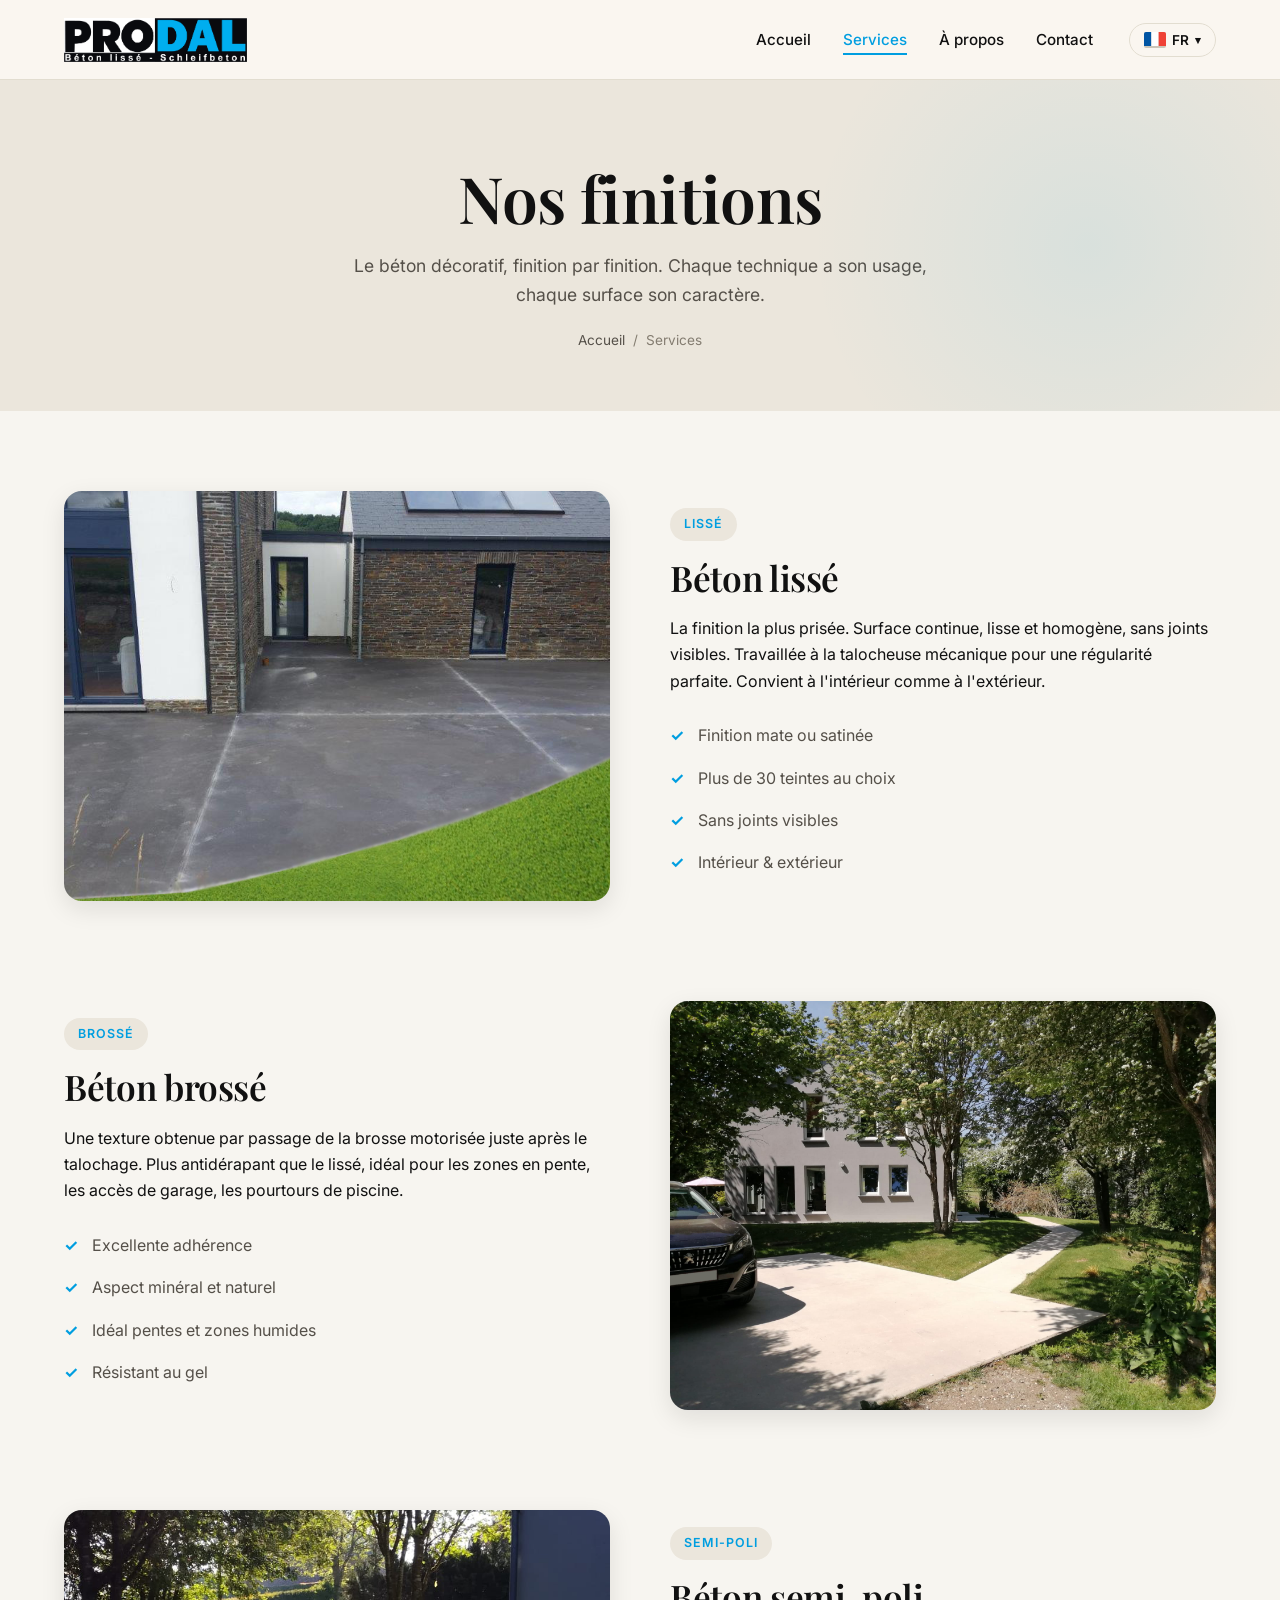
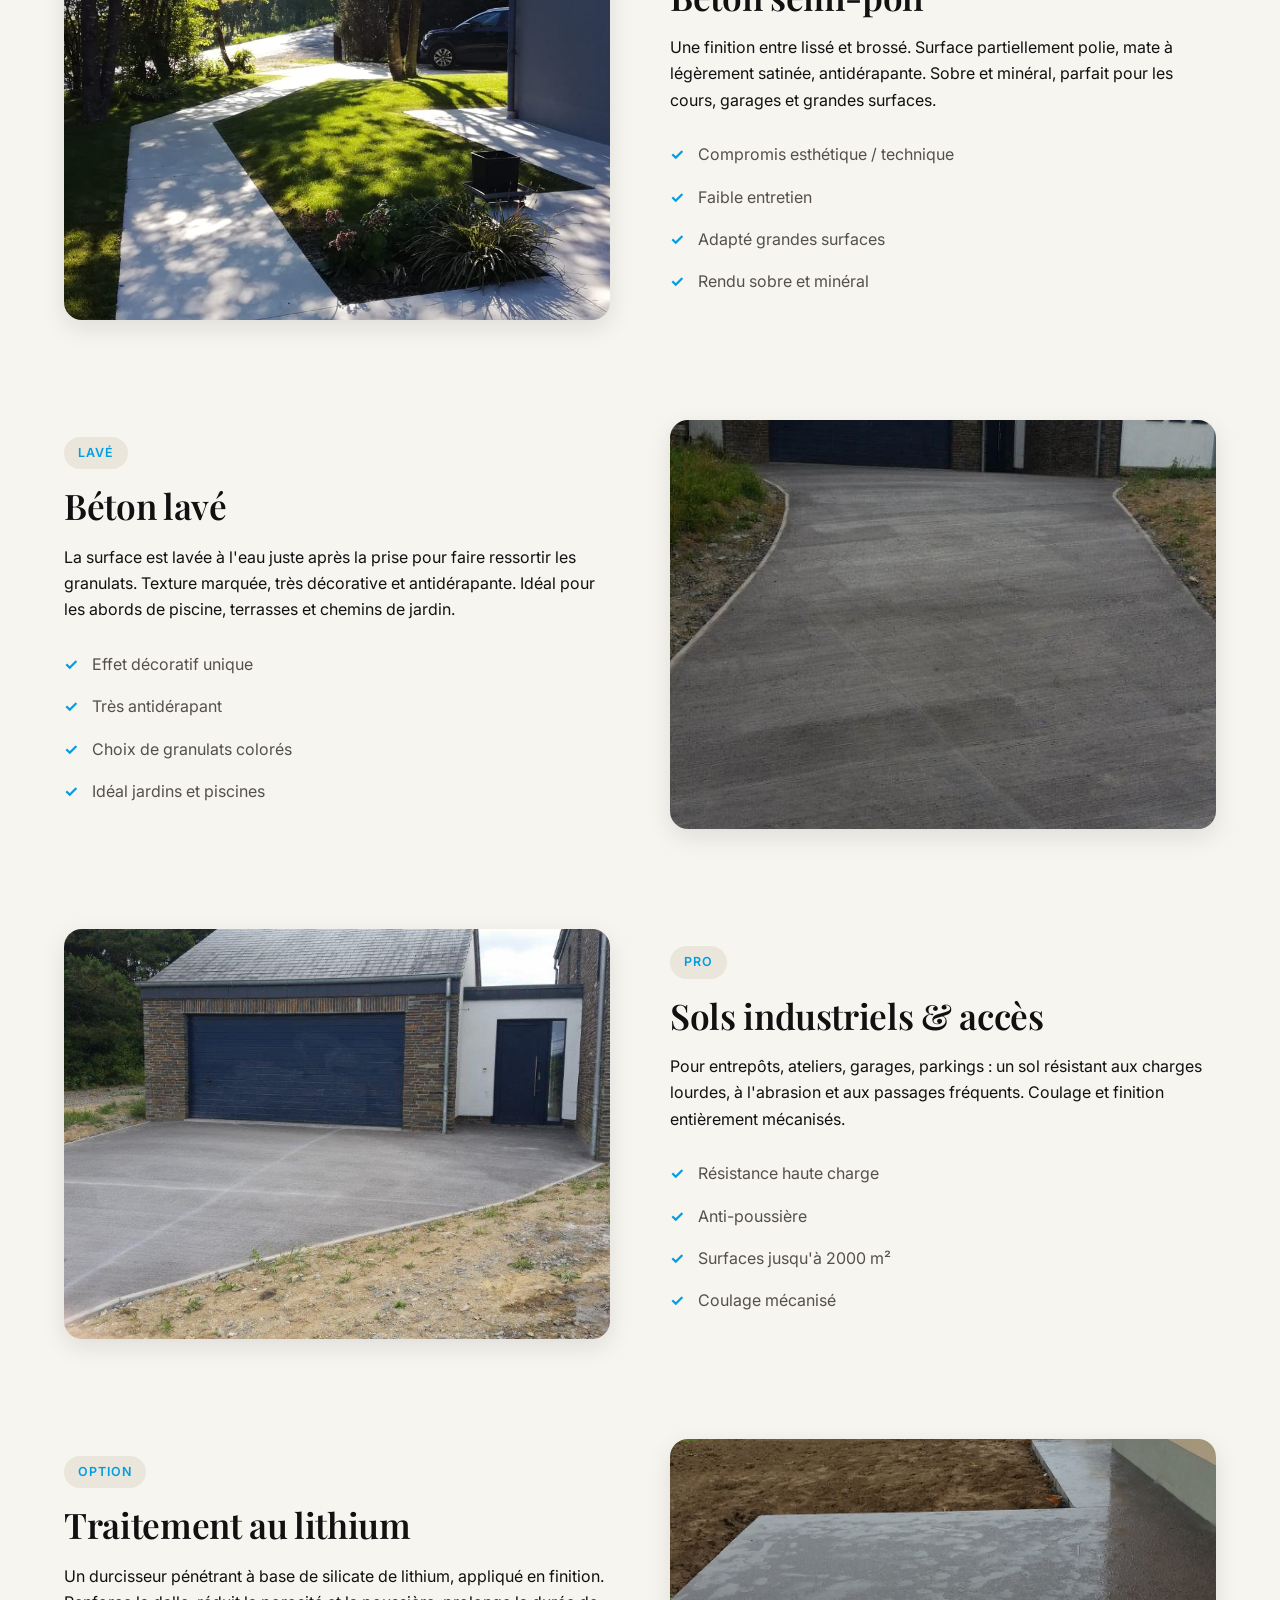
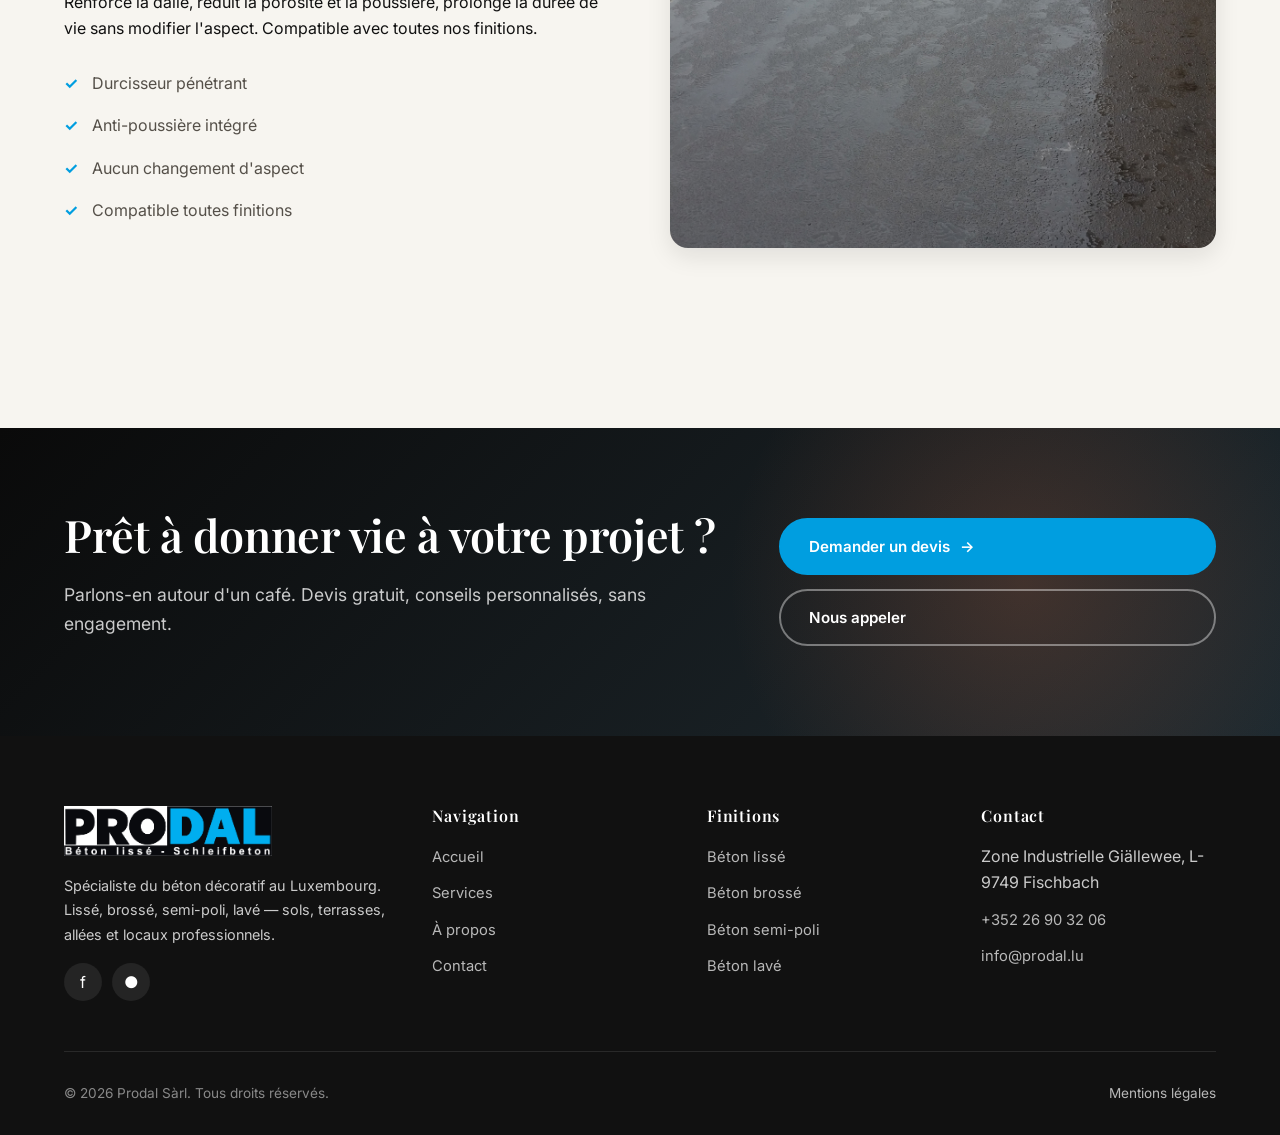
<file: services.html>
<!DOCTYPE html>
<html lang="fr">
<head>
  <meta charset="UTF-8" />
  <meta name="viewport" content="width=device-width, initial-scale=1.0" />
  <meta name="description" content="Découvrez tous les services de Prodal — béton lissé, terrasses, sols intérieurs, escaliers et plus." />
  <title data-i18n="services.header.title">Services — Prodal</title>
  <link rel="preconnect" href="https://fonts.googleapis.com" />
  <link rel="preconnect" href="https://fonts.gstatic.com" crossorigin />
  <link href="https://fonts.googleapis.com/css2?family=Inter:wght@400;500;600;700&family=Playfair+Display:ital,wght@0,400..700;1,400..700&display=swap" rel="stylesheet" />
  <link rel="stylesheet" href="assets/css/style.css" />
</head>
<body>

  <!-- HEADER -->
  <header class="site-header">
    <div class="container">
      <a class="logo" href="index.html">
        <img src="assets/images/prodal-logo.gif" alt="Prodal — Béton lissé · Schleifbeton" />
      </a>
      <nav class="nav">
        <ul class="nav-list">
          <li><a href="index.html" data-i18n="nav.home">Accueil</a></li>
          <li><a href="services.html" data-i18n="nav.services">Services</a></li>
          <li><a href="apropos.html" data-i18n="nav.about">À propos</a></li>
          <li><a href="contact.html" data-i18n="nav.contact">Contact</a></li>
        </ul>
        <div class="lang-switcher"></div>
        <button class="menu-toggle" aria-label="Menu">
          <span></span><span></span><span></span>
        </button>
      </nav>
    </div>
  </header>

  <!-- PAGE HEADER -->
  <section class="page-header">
    <div class="container">
      <h1 data-i18n="services.header.title">Nos finitions</h1>
      <p data-i18n="services.header.text">Le béton décoratif, finition par finition. Chaque technique a son usage, chaque surface son caractère.</p>
      <div class="breadcrumb">
        <a href="index.html" data-i18n="nav.home">Accueil</a>
        <span>/</span>
        <span data-i18n="nav.services">Services</span>
      </div>
    </div>
  </section>

  <!-- SERVICE DETAILS -->
  <section class="section">
    <div class="container">

      <article id="lisse" class="service-detail fade-in">
        <div class="service-detail-image">
          <img src="assets/images/1_5a856a8683cc2.jpg" alt="Béton lissé anthracite" />
        </div>
        <div>
          <span class="service-tag" data-i18n="services.s1.tag">Lissé</span>
          <h3 data-i18n="services.s1.title">Béton lissé</h3>
          <p data-i18n="services.s1.text">La finition la plus prisée. Surface continue, lisse et homogène, sans joints visibles. Travaillée à la talocheuse mécanique pour une régularité parfaite. Convient à l'intérieur comme à l'extérieur.</p>
          <ul>
            <li data-i18n="services.s1.l1">Finition mate ou satinée</li>
            <li data-i18n="services.s1.l2">Plus de 30 teintes au choix</li>
            <li data-i18n="services.s1.l3">Sans joints visibles</li>
            <li data-i18n="services.s1.l4">Intérieur & extérieur</li>
          </ul>
        </div>
      </article>

      <article id="brosse" class="service-detail fade-in">
        <div class="service-detail-image">
          <img src="assets/images/21d1578c-d2e9-417c-868d-cae3c4c67543_604638179e9ae.jpg" alt="Béton brossé sur allée" />
        </div>
        <div>
          <span class="service-tag" data-i18n="services.s2.tag">Brossé</span>
          <h3 data-i18n="services.s2.title">Béton brossé</h3>
          <p data-i18n="services.s2.text">Une texture obtenue par passage de la brosse motorisée juste après le talochage. Plus antidérapant que le lissé, idéal pour les zones en pente, les accès de garage, les pourtours de piscine.</p>
          <ul>
            <li data-i18n="services.s2.l1">Excellente adhérence</li>
            <li data-i18n="services.s2.l2">Aspect minéral et naturel</li>
            <li data-i18n="services.s2.l3">Idéal pentes et zones humides</li>
            <li data-i18n="services.s2.l4">Résistant au gel</li>
          </ul>
        </div>
      </article>

      <article id="semi-poli" class="service-detail fade-in">
        <div class="service-detail-image">
          <img src="assets/images/20567950-c011-4b1d-b0ae-570219ba1e44.jpg" alt="Béton semi-poli en allée" />
        </div>
        <div>
          <span class="service-tag" data-i18n="services.s3.tag">Semi-poli</span>
          <h3 data-i18n="services.s3.title">Béton semi-poli</h3>
          <p data-i18n="services.s3.text">Une finition entre lissé et brossé. Surface partiellement polie, mate à légèrement satinée, antidérapante. Sobre et minéral, parfait pour les cours, garages et grandes surfaces.</p>
          <ul>
            <li data-i18n="services.s3.l1">Compromis esthétique / technique</li>
            <li data-i18n="services.s3.l2">Faible entretien</li>
            <li data-i18n="services.s3.l3">Adapté grandes surfaces</li>
            <li data-i18n="services.s3.l4">Rendu sobre et minéral</li>
          </ul>
        </div>
      </article>

      <article id="lave" class="service-detail fade-in">
        <div class="service-detail-image">
          <img src="assets/images/image-copy_2018-02-15-15-30-48.jpg" alt="Béton lavé texturé" />
        </div>
        <div>
          <span class="service-tag" data-i18n="services.s4.tag">Lavé</span>
          <h3 data-i18n="services.s4.title">Béton lavé</h3>
          <p data-i18n="services.s4.text">La surface est lavée à l'eau juste après la prise pour faire ressortir les granulats. Texture marquée, très décorative et antidérapante. Idéal pour les abords de piscine, terrasses et chemins de jardin.</p>
          <ul>
            <li data-i18n="services.s4.l1">Effet décoratif unique</li>
            <li data-i18n="services.s4.l2">Très antidérapant</li>
            <li data-i18n="services.s4.l3">Choix de granulats colorés</li>
            <li data-i18n="services.s4.l4">Idéal jardins et piscines</li>
          </ul>
        </div>
      </article>

      <article id="industriels" class="service-detail fade-in">
        <div class="service-detail-image">
          <img src="assets/images/image-1-copy.jpg" alt="Sol industriel devant garage" />
        </div>
        <div>
          <span class="service-tag" data-i18n="services.s5.tag">Pro</span>
          <h3 data-i18n="services.s5.title">Sols industriels & accès</h3>
          <p data-i18n="services.s5.text">Pour entrepôts, ateliers, garages, parkings : un sol résistant aux charges lourdes, à l'abrasion et aux passages fréquents. Coulage et finition entièrement mécanisés.</p>
          <ul>
            <li data-i18n="services.s5.l1">Résistance haute charge</li>
            <li data-i18n="services.s5.l2">Anti-poussière</li>
            <li data-i18n="services.s5.l3">Surfaces jusqu'à 2000 m²</li>
            <li data-i18n="services.s5.l4">Coulage mécanisé</li>
          </ul>
        </div>
      </article>

      <article id="lithium" class="service-detail fade-in">
        <div class="service-detail-image">
          <img src="assets/images/terasse-6-copy_5a85a63f6188c.jpg" alt="Béton avec traitement lithium" />
        </div>
        <div>
          <span class="service-tag" data-i18n="services.s6.tag">Option</span>
          <h3 data-i18n="services.s6.title">Traitement au lithium</h3>
          <p data-i18n="services.s6.text">Un durcisseur pénétrant à base de silicate de lithium, appliqué en finition. Renforce la dalle, réduit la porosité et la poussière, prolonge la durée de vie sans modifier l'aspect. Compatible avec toutes nos finitions.</p>
          <ul>
            <li data-i18n="services.s6.l1">Durcisseur pénétrant</li>
            <li data-i18n="services.s6.l2">Anti-poussière intégré</li>
            <li data-i18n="services.s6.l3">Aucun changement d'aspect</li>
            <li data-i18n="services.s6.l4">Compatible toutes finitions</li>
          </ul>
        </div>
      </article>

    </div>
  </section>

  <!-- CTA BANNER -->
  <section class="cta-banner">
    <div class="container">
      <div class="cta-content">
        <div class="fade-in">
          <h2 data-i18n="home.cta.title">Prêt à donner vie à votre projet ?</h2>
          <p data-i18n="home.cta.text">Parlons-en autour d'un café. Devis gratuit, conseils personnalisés, sans engagement.</p>
        </div>
        <div class="cta-actions fade-in">
          <a href="contact.html" class="btn btn-primary btn-arrow" data-i18n="home.cta.btn1">Demander un devis</a>
          <a href="tel:+352269032 06" class="btn btn-outline" data-i18n="home.cta.btn2">Nous appeler</a>
        </div>
      </div>
    </div>
  </section>

  <!-- FOOTER -->
  <footer class="site-footer">
    <div class="container">
      <div class="footer-grid">
        <div class="footer-col">
          <div class="footer-logo"><img src="assets/images/prodal-logo.gif" alt="Prodal" /></div>
          <p data-i18n="footer.tagline">Spécialiste du béton lissé au Luxembourg.</p>
          <div class="social-links">
            <a href="#" aria-label="Facebook">f</a>
            <a href="#" aria-label="Instagram">●</a>
          </div>
        </div>
        <div class="footer-col">
          <h4 data-i18n="footer.nav_title">Navigation</h4>
          <ul>
            <li><a href="index.html" data-i18n="nav.home">Accueil</a></li>
            <li><a href="services.html" data-i18n="nav.services">Services</a></li>
            <li><a href="apropos.html" data-i18n="nav.about">À propos</a></li>
            <li><a href="contact.html" data-i18n="nav.contact">Contact</a></li>
          </ul>
        </div>
        <div class="footer-col">
          <h4 data-i18n="footer.services_title">Finitions</h4>
          <ul>
            <li><a href="services.html#lisse" data-i18n="home.services.s1.title">Béton lissé</a></li>
            <li><a href="services.html#brosse" data-i18n="home.services.s2.title">Béton brossé</a></li>
            <li><a href="services.html#semi-poli" data-i18n="home.services.s3.title">Béton semi-poli</a></li>
            <li><a href="services.html#lave" data-i18n="home.services.s4.title">Béton lavé</a></li>
          </ul>
        </div>
        <div class="footer-col">
          <h4 data-i18n="footer.contact_title">Contact</h4>
          <ul>
            <li><span data-i18n="contact.info.address">Zone Industrielle Giällewee, L-9749 Fischbach</span></li>
            <li><a href="tel:+352269032 06">+352 26 90 32 06</a></li>
            <li><a href="mailto:info@prodal.lu">info@prodal.lu</a></li>
          </ul>
        </div>
      </div>
      <div class="footer-bottom">
        <span data-i18n="footer.copyright">© 2026 Prodal Sàrl. Tous droits réservés.</span>
        <a href="#" data-i18n="footer.legal">Mentions légales</a>
      </div>
    </div>
  </footer>

  <script src="assets/js/translations.js"></script>
  <script src="assets/js/main.js"></script>
</body>
</html>
</file>
<file: assets/css/style.css>
/* ==============================================
   PRODAL — Béton lissé
   Style chaleureux & artisanal
   ============================================== */

:root {
  /* Palette inspirée du logo Prodal — cyan + noir, fond crème chaud pour la chaleur */
  --bg: #F7F5F0;
  --bg-alt: #EBE6DC;
  --bg-dark: #111111;
  --bg-darker: #000000;
  --text: #111111;
  --text-soft: #555049;
  --text-muted: #837C70;
  --accent: #009EE0;        /* cyan du logo */
  --accent-dark: #0078AB;
  --accent-light: #4FB9E5;
  --concrete: #A39E92;
  --concrete-light: #CBC5B8;
  --white: #FFFFFF;
  --border: #E2DDD0;
  --shadow-sm: 0 2px 8px rgba(17, 17, 17, 0.06);
  --shadow-md: 0 8px 24px rgba(17, 17, 17, 0.10);
  --shadow-lg: 0 20px 60px rgba(17, 17, 17, 0.18);

  --font-serif: 'Playfair Display', Georgia, serif;
  --font-sans: 'Inter', -apple-system, BlinkMacSystemFont, 'Segoe UI', sans-serif;

  --radius-sm: 4px;
  --radius-md: 10px;
  --radius-lg: 18px;

  --container: 1200px;
  --header-height: 80px;
}

* {
  box-sizing: border-box;
  margin: 0;
  padding: 0;
}

html {
  scroll-behavior: smooth;
  -webkit-text-size-adjust: 100%;
}

body {
  font-family: var(--font-sans);
  font-size: 16px;
  line-height: 1.65;
  color: var(--text);
  background: var(--bg);
  overflow-x: hidden;
}

img {
  max-width: 100%;
  height: auto;
  display: block;
}

a {
  color: var(--accent);
  text-decoration: none;
  transition: color 0.2s ease;
}

a:hover {
  color: var(--accent-dark);
}

h1, h2, h3, h4 {
  font-family: var(--font-serif);
  font-weight: 600;
  line-height: 1.2;
  color: var(--text);
  letter-spacing: -0.01em;
}

h1 { font-size: clamp(2.2rem, 5vw, 4rem); }
h2 { font-size: clamp(1.8rem, 3.5vw, 2.8rem); margin-bottom: 0.6em; }
h3 { font-size: clamp(1.2rem, 2.2vw, 1.5rem); margin-bottom: 0.5em; }
h4 { font-size: 1.1rem; margin-bottom: 0.4em; }

p { margin-bottom: 1em; }

.container {
  max-width: var(--container);
  margin: 0 auto;
  padding: 0 24px;
}

.section {
  padding: 80px 0;
}

.section-alt {
  background: var(--bg-alt);
}

.eyebrow {
  display: inline-block;
  font-family: var(--font-sans);
  font-size: 0.78rem;
  font-weight: 600;
  letter-spacing: 0.18em;
  text-transform: uppercase;
  color: var(--accent);
  margin-bottom: 16px;
  position: relative;
  padding-left: 36px;
}

.eyebrow::before {
  content: "";
  position: absolute;
  left: 0;
  top: 50%;
  width: 26px;
  height: 1px;
  background: var(--accent);
}

.section-title {
  margin-bottom: 14px;
}

.section-subtitle {
  color: var(--text-soft);
  font-size: 1.05rem;
  max-width: 640px;
  margin-bottom: 48px;
}

/* ============== HEADER ============== */
.site-header {
  position: sticky;
  top: 0;
  z-index: 100;
  background: rgba(250, 246, 240, 0.92);
  backdrop-filter: blur(12px);
  -webkit-backdrop-filter: blur(12px);
  border-bottom: 1px solid var(--border);
  height: var(--header-height);
  display: flex;
  align-items: center;
}

.site-header .container {
  display: flex;
  align-items: center;
  justify-content: space-between;
  width: 100%;
}

.logo {
  display: flex;
  align-items: center;
  gap: 12px;
  color: var(--text);
}

.logo img {
  height: 44px;
  width: auto;
  display: block;
}

.footer-logo img {
  height: 50px;
  width: auto;
  display: block;
  /* le logo a fond noir, on le pose simplement */
}

.nav {
  display: flex;
  align-items: center;
  gap: 36px;
}

.nav-list {
  display: flex;
  list-style: none;
  gap: 32px;
}

.nav-list a {
  color: var(--text);
  font-weight: 500;
  font-size: 0.95rem;
  position: relative;
  padding: 6px 0;
}

.nav-list a::after {
  content: "";
  position: absolute;
  left: 0;
  bottom: 0;
  width: 0;
  height: 2px;
  background: var(--accent);
  transition: width 0.3s ease;
}

.nav-list a:hover::after,
.nav-list a.active::after {
  width: 100%;
}

.nav-list a.active {
  color: var(--accent);
}

/* Language switcher */
.lang-switcher {
  position: relative;
}

.lang-toggle {
  display: flex;
  align-items: center;
  gap: 6px;
  background: transparent;
  border: 1px solid var(--border);
  padding: 8px 14px;
  border-radius: 999px;
  font-family: var(--font-sans);
  font-size: 0.85rem;
  font-weight: 600;
  color: var(--text);
  cursor: pointer;
  transition: all 0.2s ease;
}

.lang-toggle:hover {
  background: var(--white);
  border-color: var(--accent);
}

.lang-toggle .arrow {
  font-size: 0.7rem;
  transition: transform 0.2s ease;
}

.lang-switcher.open .lang-toggle .arrow {
  transform: rotate(180deg);
}

.lang-menu {
  position: absolute;
  top: calc(100% + 8px);
  right: 0;
  background: var(--white);
  border: 1px solid var(--border);
  border-radius: var(--radius-md);
  box-shadow: var(--shadow-md);
  list-style: none;
  min-width: 160px;
  padding: 6px;
  opacity: 0;
  visibility: hidden;
  transform: translateY(-8px);
  transition: all 0.2s ease;
}

.lang-switcher.open .lang-menu {
  opacity: 1;
  visibility: visible;
  transform: translateY(0);
}

.lang-menu li button {
  display: flex;
  align-items: center;
  gap: 10px;
  width: 100%;
  background: transparent;
  border: none;
  padding: 10px 14px;
  border-radius: var(--radius-sm);
  font-family: var(--font-sans);
  font-size: 0.9rem;
  color: var(--text);
  cursor: pointer;
  text-align: left;
  transition: background 0.15s ease;
}

.lang-menu li button:hover,
.lang-menu li button.active {
  background: var(--bg-alt);
  color: var(--accent);
}

.lang-flag {
  width: 22px;
  height: 16px;
  border-radius: 2px;
  display: inline-block;
  background: var(--concrete-light);
  flex-shrink: 0;
  position: relative;
  overflow: hidden;
}

/* Mobile menu button */
.menu-toggle {
  display: none;
  background: transparent;
  border: none;
  width: 40px;
  height: 40px;
  cursor: pointer;
  position: relative;
  padding: 0;
}

.menu-toggle span {
  display: block;
  width: 24px;
  height: 2px;
  background: var(--text);
  margin: 5px auto;
  transition: all 0.3s ease;
}

.menu-toggle.open span:nth-child(1) {
  transform: translateY(7px) rotate(45deg);
}
.menu-toggle.open span:nth-child(2) {
  opacity: 0;
}
.menu-toggle.open span:nth-child(3) {
  transform: translateY(-7px) rotate(-45deg);
}

/* ============== BUTTONS ============== */
.btn {
  display: inline-flex;
  align-items: center;
  gap: 10px;
  padding: 14px 28px;
  border-radius: 999px;
  font-family: var(--font-sans);
  font-size: 0.95rem;
  font-weight: 600;
  cursor: pointer;
  border: 2px solid transparent;
  transition: all 0.25s ease;
  text-decoration: none;
}

.btn-primary {
  background: var(--accent);
  color: var(--white);
  border-color: var(--accent);
}

.btn-primary:hover {
  background: var(--accent-dark);
  border-color: var(--accent-dark);
  color: var(--white);
  transform: translateY(-2px);
  box-shadow: var(--shadow-md);
}

.btn-outline {
  background: transparent;
  color: var(--text);
  border-color: var(--text);
}

.btn-outline:hover {
  background: var(--text);
  color: var(--white);
}

.btn-arrow::after {
  content: "→";
  transition: transform 0.2s ease;
}

.btn-arrow:hover::after {
  transform: translateX(4px);
}

/* ============== HERO ============== */
.hero {
  position: relative;
  min-height: calc(100vh - var(--header-height));
  display: flex;
  align-items: center;
  overflow: hidden;
  background: var(--bg);
}

.hero-grid {
  display: grid;
  grid-template-columns: 1.05fr 1fr;
  gap: 60px;
  align-items: center;
  width: 100%;
  padding: 60px 0;
}

.hero-content {
  max-width: 560px;
}

.hero-title {
  margin-bottom: 24px;
}

.hero-title em {
  font-style: italic;
  color: var(--accent);
  font-weight: 400;
}

.hero-subtitle {
  font-size: 1.15rem;
  color: var(--text-soft);
  margin-bottom: 36px;
  line-height: 1.7;
}

.hero-actions {
  display: flex;
  gap: 16px;
  flex-wrap: wrap;
}

.hero-image {
  position: relative;
  border-radius: var(--radius-lg);
  overflow: hidden;
  box-shadow: var(--shadow-lg);
  aspect-ratio: 4/5;
}

.hero-image img {
  width: 100%;
  height: 100%;
  object-fit: cover;
}

.hero-badge {
  position: absolute;
  bottom: 24px;
  left: 24px;
  background: var(--white);
  padding: 18px 22px;
  border-radius: var(--radius-md);
  box-shadow: var(--shadow-md);
  display: flex;
  align-items: center;
  gap: 14px;
}

.hero-badge-icon {
  width: 44px;
  height: 44px;
  border-radius: 50%;
  background: var(--bg-alt);
  display: flex;
  align-items: center;
  justify-content: center;
  font-size: 1.4rem;
  flex-shrink: 0;
}

.hero-badge-text {
  font-size: 0.9rem;
  line-height: 1.3;
}

.hero-badge-text strong {
  display: block;
  font-family: var(--font-serif);
  font-size: 1.1rem;
  color: var(--text);
}

.hero-badge-text span {
  color: var(--text-soft);
  font-size: 0.82rem;
}

/* Decorative elements */
.hero::before {
  content: "";
  position: absolute;
  top: -80px;
  right: -80px;
  width: 360px;
  height: 360px;
  background: radial-gradient(circle, rgba(0, 158, 224, 0.08) 0%, transparent 70%);
  border-radius: 50%;
  pointer-events: none;
}

/* ============== STATS ============== */
.stats {
  display: grid;
  grid-template-columns: repeat(4, 1fr);
  gap: 40px;
  padding: 60px 0;
  border-top: 1px solid var(--border);
  border-bottom: 1px solid var(--border);
}

.stat-item {
  text-align: center;
}

.stat-number {
  font-family: var(--font-serif);
  font-size: clamp(2rem, 4vw, 3rem);
  font-weight: 600;
  color: var(--accent);
  line-height: 1;
  margin-bottom: 8px;
}

.stat-label {
  font-size: 0.85rem;
  color: var(--text-soft);
  text-transform: uppercase;
  letter-spacing: 0.1em;
}

/* ============== SERVICES ============== */
.services-grid {
  display: grid;
  grid-template-columns: repeat(auto-fit, minmax(280px, 1fr));
  gap: 28px;
  margin-top: 40px;
}

.service-card {
  background: var(--white);
  border-radius: var(--radius-lg);
  overflow: hidden;
  box-shadow: var(--shadow-sm);
  transition: all 0.3s ease;
  display: flex;
  flex-direction: column;
}

.service-card:hover {
  transform: translateY(-6px);
  box-shadow: var(--shadow-lg);
}

.service-card-image {
  aspect-ratio: 4/3;
  overflow: hidden;
  background: var(--bg-alt);
}

.service-card-image img {
  width: 100%;
  height: 100%;
  object-fit: cover;
  transition: transform 0.6s ease;
}

.service-card:hover .service-card-image img {
  transform: scale(1.05);
}

.service-card-body {
  padding: 28px;
  flex: 1;
  display: flex;
  flex-direction: column;
}

.service-icon {
  width: 48px;
  height: 48px;
  border-radius: 12px;
  background: linear-gradient(135deg, var(--bg-alt), var(--concrete-light));
  display: flex;
  align-items: center;
  justify-content: center;
  margin-bottom: 18px;
  font-size: 1.5rem;
}

.service-card h3 {
  margin-bottom: 12px;
}

.service-card p {
  color: var(--text-soft);
  font-size: 0.95rem;
  flex: 1;
  margin-bottom: 18px;
}

.service-card-link {
  font-weight: 600;
  font-size: 0.9rem;
  display: inline-flex;
  align-items: center;
  gap: 6px;
}

.service-card-link::after {
  content: "→";
  transition: transform 0.2s ease;
}

.service-card-link:hover::after {
  transform: translateX(4px);
}

/* ============== ABOUT / FEATURES ============== */
.about-grid {
  display: grid;
  grid-template-columns: 1fr 1fr;
  gap: 80px;
  align-items: center;
}

.about-images {
  position: relative;
  display: grid;
  grid-template-columns: 1fr 1fr;
  gap: 16px;
}

.about-images img {
  width: 100%;
  height: 100%;
  object-fit: cover;
  border-radius: var(--radius-md);
  box-shadow: var(--shadow-md);
}

.about-images img:nth-child(1) {
  aspect-ratio: 3/4;
}

.about-images img:nth-child(2) {
  aspect-ratio: 3/4;
  margin-top: 40px;
}

.feature-list {
  list-style: none;
  margin-top: 28px;
}

.feature-list li {
  display: flex;
  align-items: flex-start;
  gap: 16px;
  padding: 16px 0;
  border-bottom: 1px solid var(--border);
}

.feature-list li:last-child {
  border-bottom: none;
}

.feature-icon {
  width: 40px;
  height: 40px;
  border-radius: 50%;
  background: var(--bg-alt);
  color: var(--accent);
  display: flex;
  align-items: center;
  justify-content: center;
  font-size: 1.1rem;
  font-weight: 700;
  flex-shrink: 0;
}

.feature-text strong {
  display: block;
  margin-bottom: 4px;
  font-family: var(--font-serif);
  font-size: 1.1rem;
  color: var(--text);
}

.feature-text span {
  color: var(--text-soft);
  font-size: 0.92rem;
}

/* ============== GALLERY ============== */
.gallery-grid {
  display: grid;
  grid-template-columns: repeat(auto-fit, minmax(280px, 1fr));
  gap: 16px;
  margin-top: 48px;
}

.gallery-item {
  position: relative;
  aspect-ratio: 1/1;
  overflow: hidden;
  border-radius: var(--radius-md);
  cursor: pointer;
  background: var(--bg-alt);
}

.gallery-item:nth-child(3n+1) {
  aspect-ratio: 4/5;
}

.gallery-item:nth-child(5n+2) {
  aspect-ratio: 5/4;
}

.gallery-item img {
  width: 100%;
  height: 100%;
  object-fit: cover;
  transition: transform 0.6s ease;
}

.gallery-item:hover img {
  transform: scale(1.06);
}

.gallery-item::after {
  content: "";
  position: absolute;
  inset: 0;
  background: linear-gradient(to top, rgba(0, 0, 0, 0.7) 0%, transparent 50%);
  opacity: 0;
  transition: opacity 0.3s ease;
}

.gallery-item:hover::after {
  opacity: 1;
}

.gallery-caption {
  position: absolute;
  bottom: 16px;
  left: 16px;
  right: 16px;
  color: var(--white);
  font-family: var(--font-serif);
  font-size: 1rem;
  opacity: 0;
  transform: translateY(8px);
  transition: all 0.3s ease;
  z-index: 2;
}

.gallery-item:hover .gallery-caption {
  opacity: 1;
  transform: translateY(0);
}

/* Lightbox */
.lightbox {
  position: fixed;
  inset: 0;
  background: rgba(20, 14, 8, 0.94);
  z-index: 1000;
  display: none;
  align-items: center;
  justify-content: center;
  padding: 20px;
}

.lightbox.open {
  display: flex;
}

.lightbox img {
  max-width: 95vw;
  max-height: 90vh;
  object-fit: contain;
  border-radius: 4px;
}

.lightbox-close {
  position: absolute;
  top: 20px;
  right: 20px;
  width: 44px;
  height: 44px;
  border-radius: 50%;
  background: rgba(255, 255, 255, 0.1);
  border: none;
  color: var(--white);
  font-size: 1.6rem;
  cursor: pointer;
  display: flex;
  align-items: center;
  justify-content: center;
}

.lightbox-close:hover {
  background: rgba(255, 255, 255, 0.2);
}

/* ============== CTA BANNER ============== */
.cta-banner {
  background: linear-gradient(135deg, #0A0A0A 0%, #1F2A30 100%);
  color: var(--white);
  padding: 80px 0;
  position: relative;
  overflow: hidden;
}

.cta-banner::before {
  content: "";
  position: absolute;
  top: -50%;
  right: -10%;
  width: 60%;
  height: 200%;
  background: radial-gradient(circle, rgba(184, 98, 63, 0.25) 0%, transparent 60%);
  pointer-events: none;
}

.cta-content {
  position: relative;
  display: grid;
  grid-template-columns: 1.5fr 1fr;
  gap: 60px;
  align-items: center;
}

.cta-banner h2 {
  color: var(--white);
  margin-bottom: 18px;
}

.cta-banner p {
  color: rgba(255, 255, 255, 0.78);
  font-size: 1.1rem;
}

.cta-actions {
  display: flex;
  flex-direction: column;
  gap: 14px;
}

.cta-banner .btn-outline {
  color: var(--white);
  border-color: rgba(255, 255, 255, 0.4);
}

.cta-banner .btn-outline:hover {
  background: var(--white);
  color: var(--text);
  border-color: var(--white);
}

/* ============== TESTIMONIALS ============== */
.testimonials-grid {
  display: grid;
  grid-template-columns: repeat(auto-fit, minmax(280px, 1fr));
  gap: 24px;
  margin-top: 40px;
}

.testimonial {
  background: var(--white);
  border-radius: var(--radius-lg);
  padding: 32px;
  box-shadow: var(--shadow-sm);
  position: relative;
}

.testimonial::before {
  content: "“";
  position: absolute;
  top: 10px;
  left: 24px;
  font-family: var(--font-serif);
  font-size: 4rem;
  color: var(--accent);
  opacity: 0.3;
  line-height: 1;
}

.testimonial-text {
  font-size: 1rem;
  color: var(--text);
  font-style: italic;
  line-height: 1.7;
  margin: 30px 0 20px;
  position: relative;
}

.testimonial-author {
  display: flex;
  align-items: center;
  gap: 12px;
  border-top: 1px solid var(--border);
  padding-top: 16px;
}

.testimonial-avatar {
  width: 44px;
  height: 44px;
  border-radius: 50%;
  background: var(--bg-alt);
  display: flex;
  align-items: center;
  justify-content: center;
  font-family: var(--font-serif);
  font-weight: 600;
  color: var(--accent);
}

.testimonial-author-name {
  font-weight: 600;
  font-size: 0.95rem;
}

.testimonial-author-info {
  font-size: 0.82rem;
  color: var(--text-muted);
}

/* ============== PROCESS / STEPS ============== */
.process {
  display: grid;
  grid-template-columns: repeat(auto-fit, minmax(220px, 1fr));
  gap: 32px;
  margin-top: 48px;
}

.process-step {
  position: relative;
  padding-top: 24px;
}

.process-step-number {
  font-family: var(--font-serif);
  font-size: 3.5rem;
  color: var(--accent);
  opacity: 0.25;
  line-height: 1;
  margin-bottom: 14px;
  font-weight: 600;
}

.process-step h4 {
  font-family: var(--font-serif);
  font-size: 1.25rem;
  margin-bottom: 10px;
}

.process-step p {
  color: var(--text-soft);
  font-size: 0.95rem;
}

/* ============== CONTACT ============== */
.contact-grid {
  display: grid;
  grid-template-columns: 1fr 1.2fr;
  gap: 60px;
  margin-top: 40px;
}

.contact-info {
  background: var(--bg-alt);
  padding: 40px;
  border-radius: var(--radius-lg);
}

.contact-info h3 {
  margin-bottom: 28px;
}

.contact-row {
  display: flex;
  align-items: flex-start;
  gap: 16px;
  margin-bottom: 22px;
}

.contact-icon {
  width: 44px;
  height: 44px;
  border-radius: 50%;
  background: var(--white);
  display: flex;
  align-items: center;
  justify-content: center;
  font-size: 1.1rem;
  flex-shrink: 0;
  box-shadow: var(--shadow-sm);
  color: var(--accent);
}

.contact-row strong {
  display: block;
  font-size: 0.78rem;
  letter-spacing: 0.12em;
  text-transform: uppercase;
  color: var(--text-soft);
  margin-bottom: 4px;
}

.contact-row a, .contact-row span {
  color: var(--text);
  font-weight: 500;
  font-size: 1rem;
}

.contact-form {
  background: var(--white);
  padding: 40px;
  border-radius: var(--radius-lg);
  box-shadow: var(--shadow-sm);
}

.form-row {
  display: grid;
  grid-template-columns: 1fr 1fr;
  gap: 16px;
  margin-bottom: 16px;
}

.form-group {
  margin-bottom: 16px;
}

.form-group label {
  display: block;
  font-size: 0.85rem;
  font-weight: 600;
  margin-bottom: 8px;
  color: var(--text);
}

.form-group input,
.form-group select,
.form-group textarea {
  width: 100%;
  padding: 12px 16px;
  border: 1.5px solid var(--border);
  border-radius: var(--radius-md);
  font-family: inherit;
  font-size: 0.95rem;
  background: var(--bg);
  color: var(--text);
  transition: all 0.2s ease;
}

.form-group input:focus,
.form-group select:focus,
.form-group textarea:focus {
  outline: none;
  border-color: var(--accent);
  background: var(--white);
  box-shadow: 0 0 0 3px rgba(0, 158, 224, 0.15);
}

.form-group textarea {
  min-height: 120px;
  resize: vertical;
}

.form-success {
  display: none;
  background: #E8F5E9;
  color: #2E7D32;
  padding: 14px 18px;
  border-radius: var(--radius-md);
  margin-bottom: 16px;
  font-size: 0.9rem;
}

.form-success.show { display: block; }

/* ============== PAGE HEADER (sub pages) ============== */
.page-header {
  background: var(--bg-alt);
  padding: 80px 0 60px;
  text-align: center;
  position: relative;
  overflow: hidden;
}

.page-header::before {
  content: "";
  position: absolute;
  top: -50%;
  right: -10%;
  width: 50%;
  height: 200%;
  background: radial-gradient(circle, rgba(0, 158, 224, 0.08) 0%, transparent 60%);
  pointer-events: none;
}

.page-header h1 {
  margin-bottom: 14px;
}

.page-header p {
  color: var(--text-soft);
  font-size: 1.1rem;
  max-width: 600px;
  margin: 0 auto;
}

.breadcrumb {
  display: flex;
  justify-content: center;
  gap: 8px;
  font-size: 0.85rem;
  color: var(--text-muted);
  margin-top: 20px;
}

.breadcrumb a {
  color: var(--text-soft);
}

.breadcrumb a:hover {
  color: var(--accent);
}

/* ============== SERVICE DETAIL ============== */
.service-detail {
  display: grid;
  grid-template-columns: 1fr 1fr;
  gap: 60px;
  align-items: center;
  margin-bottom: 100px;
}

.service-detail:nth-child(even) .service-detail-image {
  order: 2;
}

.service-detail-image {
  border-radius: var(--radius-lg);
  overflow: hidden;
  aspect-ratio: 4/3;
  box-shadow: var(--shadow-md);
}

.service-detail-image img {
  width: 100%;
  height: 100%;
  object-fit: cover;
}

.service-detail h3 {
  font-size: clamp(1.6rem, 3vw, 2.2rem);
  margin-bottom: 16px;
}

.service-detail .service-tag {
  display: inline-block;
  background: var(--bg-alt);
  color: var(--accent);
  padding: 6px 14px;
  border-radius: 999px;
  font-size: 0.78rem;
  font-weight: 600;
  letter-spacing: 0.08em;
  text-transform: uppercase;
  margin-bottom: 16px;
}

.service-detail ul {
  list-style: none;
  margin-top: 20px;
}

.service-detail ul li {
  padding: 8px 0 8px 28px;
  position: relative;
  color: var(--text-soft);
}

.service-detail ul li::before {
  content: "✓";
  position: absolute;
  left: 0;
  top: 8px;
  color: var(--accent);
  font-weight: 700;
}

/* ============== FOOTER ============== */
.site-footer {
  background: var(--bg-dark);
  color: rgba(255, 255, 255, 0.78);
  padding: 70px 0 30px;
}

.footer-grid {
  display: grid;
  grid-template-columns: 1.4fr 1fr 1fr 1fr;
  gap: 40px;
  margin-bottom: 50px;
}

.footer-col h4 {
  color: var(--white);
  font-family: var(--font-serif);
  font-size: 1rem;
  margin-bottom: 18px;
  letter-spacing: 0.05em;
}

.footer-col p {
  font-size: 0.9rem;
  line-height: 1.7;
  margin-bottom: 16px;
}

.footer-col ul {
  list-style: none;
}

.footer-col ul li {
  margin-bottom: 10px;
}

.footer-col ul a {
  color: rgba(255, 255, 255, 0.7);
  font-size: 0.92rem;
  transition: color 0.2s ease;
}

.footer-col ul a:hover {
  color: var(--accent-light);
}

.footer-logo {
  margin-bottom: 18px;
  display: flex;
  align-items: center;
}

.footer-bottom {
  border-top: 1px solid rgba(255, 255, 255, 0.1);
  padding-top: 30px;
  display: flex;
  justify-content: space-between;
  align-items: center;
  flex-wrap: wrap;
  gap: 12px;
  font-size: 0.85rem;
  color: rgba(255, 255, 255, 0.5);
}

.footer-bottom a {
  color: rgba(255, 255, 255, 0.7);
}

.social-links {
  display: flex;
  gap: 10px;
}

.social-links a {
  width: 38px;
  height: 38px;
  border-radius: 50%;
  background: rgba(255, 255, 255, 0.08);
  display: flex;
  align-items: center;
  justify-content: center;
  color: var(--white);
  transition: all 0.2s ease;
}

.social-links a:hover {
  background: var(--accent);
  transform: translateY(-2px);
}

/* ============== ANIMATIONS ============== */
.fade-in {
  opacity: 0;
  transform: translateY(20px);
  transition: opacity 0.7s ease, transform 0.7s ease;
}

.fade-in.visible {
  opacity: 1;
  transform: translateY(0);
}

/* ============== RESPONSIVE ============== */
@media (max-width: 960px) {
  .section { padding: 60px 0; }

  .menu-toggle { display: block; }

  .nav-list {
    position: fixed;
    top: var(--header-height);
    left: 0;
    right: 0;
    background: var(--bg);
    flex-direction: column;
    padding: 24px;
    gap: 4px;
    border-bottom: 1px solid var(--border);
    transform: translateY(-120%);
    transition: transform 0.3s ease;
    box-shadow: var(--shadow-md);
  }

  .nav-list.open {
    transform: translateY(0);
  }

  .nav-list a {
    display: block;
    padding: 14px 0;
    border-bottom: 1px solid var(--border);
  }

  .hero-grid,
  .about-grid,
  .cta-content,
  .contact-grid,
  .service-detail {
    grid-template-columns: 1fr;
    gap: 40px;
  }

  .service-detail:nth-child(even) .service-detail-image {
    order: 0;
  }

  .stats {
    grid-template-columns: repeat(2, 1fr);
    gap: 24px;
  }

  .footer-grid {
    grid-template-columns: 1fr 1fr;
    gap: 32px;
  }

  .form-row {
    grid-template-columns: 1fr;
  }

  .hero {
    min-height: auto;
    padding: 40px 0;
  }
}

@media (max-width: 600px) {
  .section { padding: 50px 0; }
  .container { padding: 0 18px; }

  .hero-actions { flex-direction: column; }
  .hero-actions .btn { justify-content: center; }

  .stats { grid-template-columns: 1fr 1fr; }

  .footer-grid { grid-template-columns: 1fr; }

  .footer-bottom { flex-direction: column; text-align: center; }

  .contact-info, .contact-form { padding: 28px; }

  .logo img { height: 36px; }

  .about-images { gap: 12px; }
  .about-images img:nth-child(2) { margin-top: 24px; }
}
</file>
